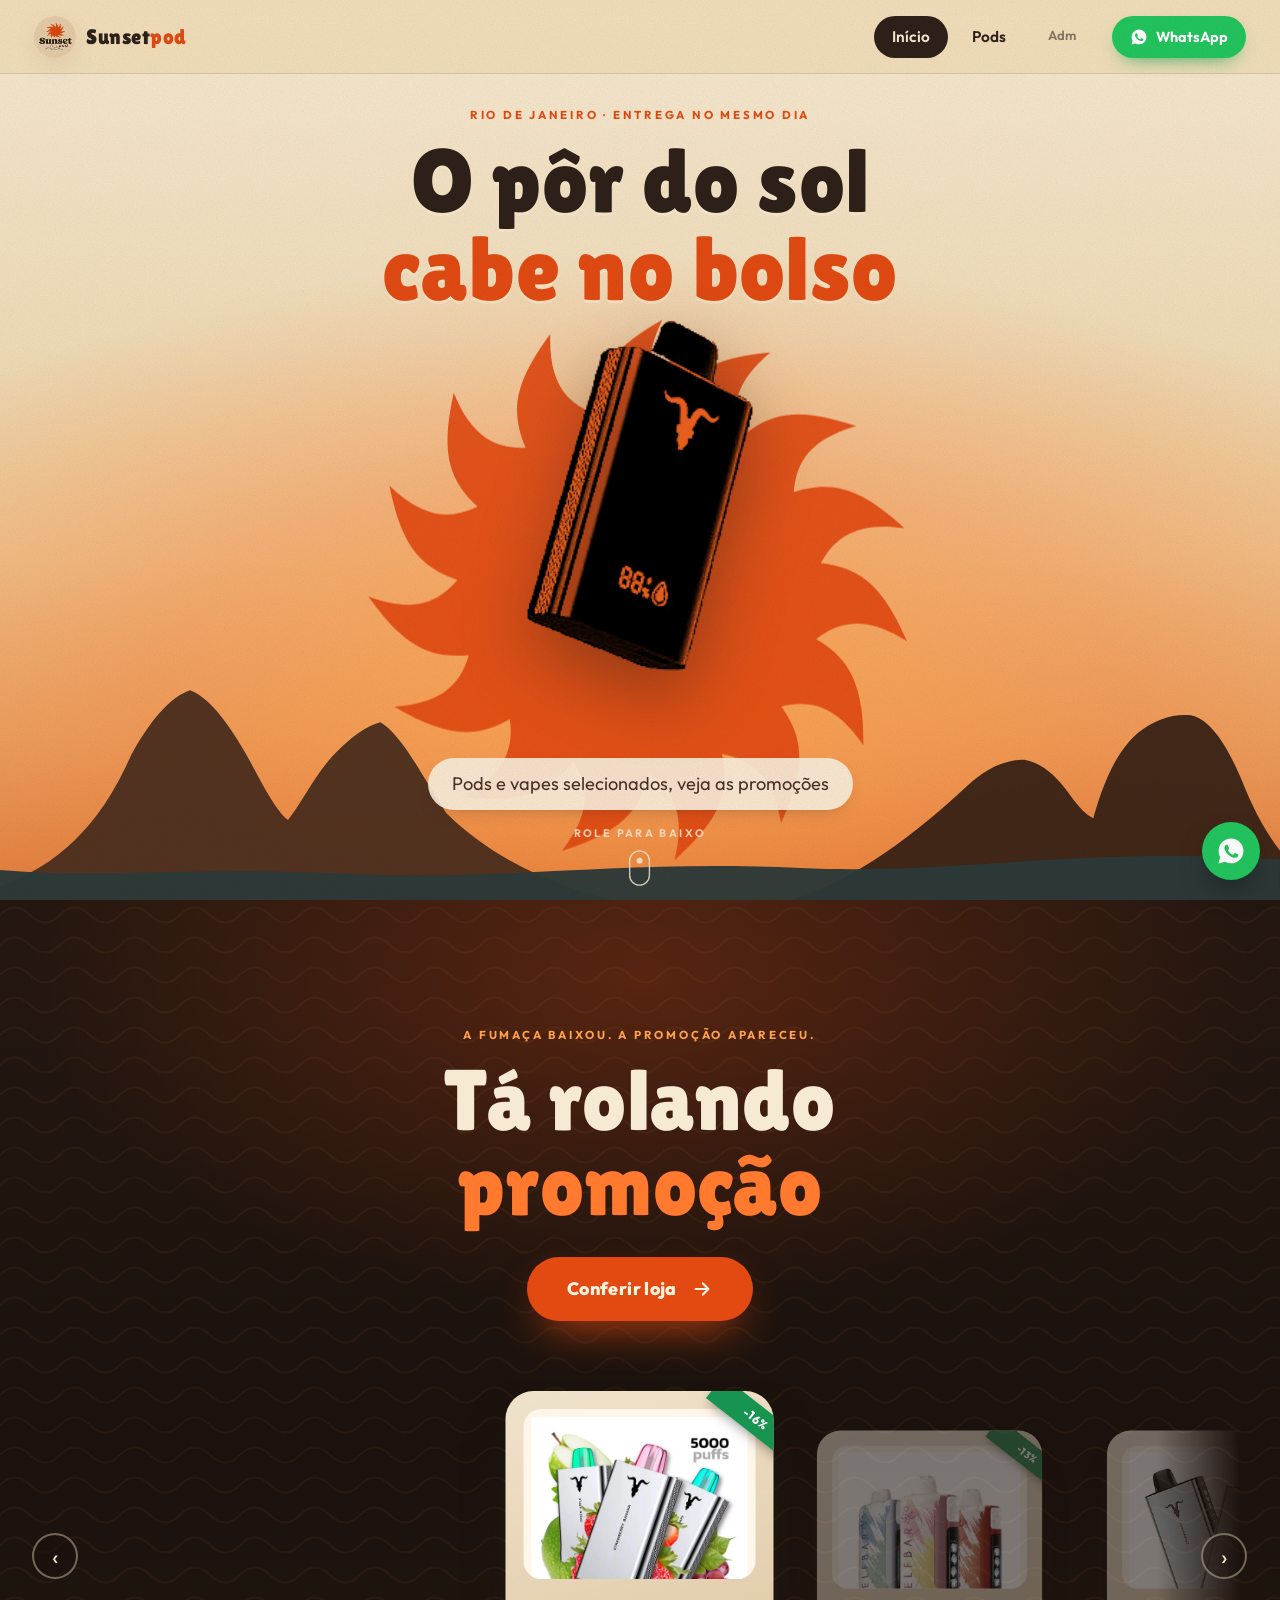
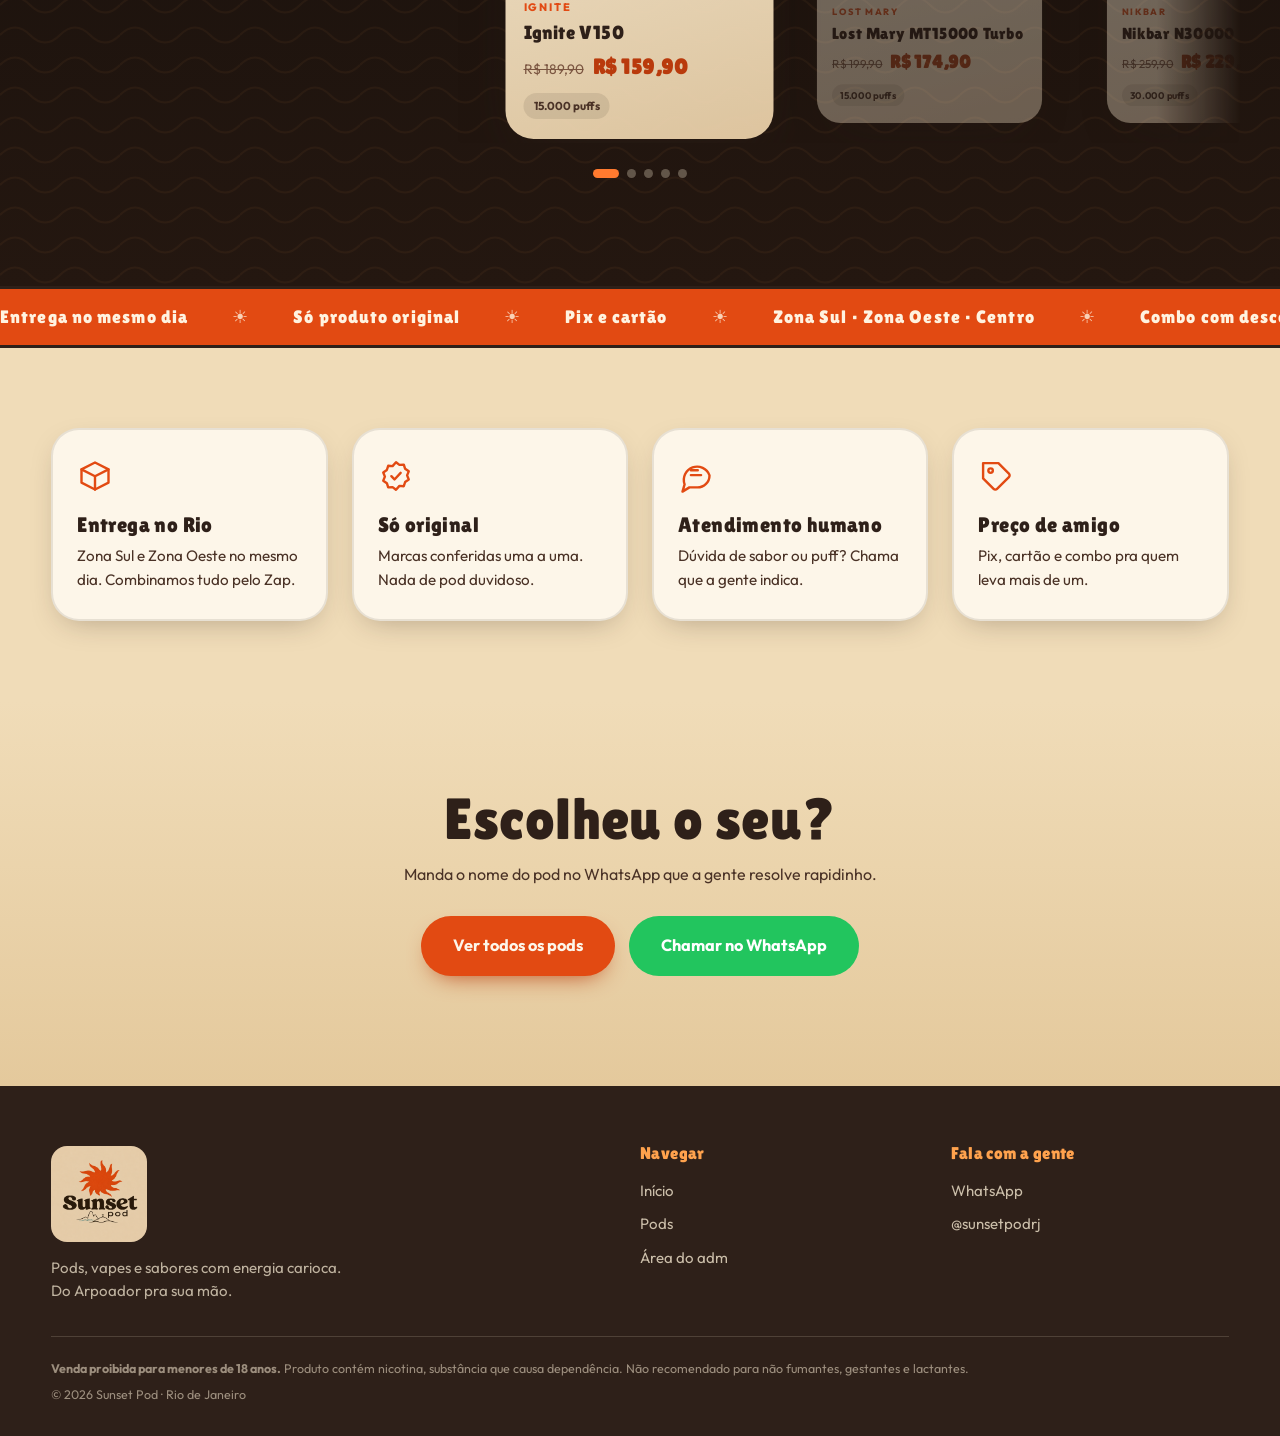
<file: index.html>
<!doctype html>
<html lang="pt-BR">
<head>
<meta charset="utf-8" />
<meta name="viewport" content="width=device-width, initial-scale=1, viewport-fit=cover" />
<title>Sunset Pod — Vapes com energia carioca</title>
<meta name="description" content="Sunset Pod — vitrine de pods e vapes com entrega no Rio de Janeiro. Escolha o seu e chame no WhatsApp." />
<meta name="theme-color" content="#F0DCB8" />
<link rel="icon" href="assets/logo-sunset.png" />
<meta property="og:title" content="Sunset Pod" />
<meta property="og:description" content="Pods, vapes e sabores com energia carioca. Peça pelo WhatsApp." />
<meta property="og:image" content="assets/logo-sunset.png" />
<link rel="preconnect" href="https://fonts.googleapis.com">
<link rel="preconnect" href="https://fonts.gstatic.com" crossorigin>
<link href="https://fonts.googleapis.com/css2?family=Lilita+One&family=Outfit:wght@300;400;500;600;700;800&display=swap" rel="stylesheet">
<link rel="stylesheet" href="css/style.css" />
</head>
<body data-view="inicio">

<div class="grain" aria-hidden="true"></div>

<!-- ============ NAV ============ -->
<header class="nav" id="nav">
  <a class="nav-brand" href="#/inicio" aria-label="Sunset Pod — início">
    <img src="assets/logo-sunset.png" alt="" />
    <span>Sunset<em>pod</em></span>
  </a>

  <nav class="nav-tabs" role="tablist">
    <a href="#/inicio" data-tab="inicio" class="tab">Início</a>
    <a href="#/pods"   data-tab="pods"   class="tab">Pods</a>
    <a href="#/adm"    data-tab="adm"    class="tab tab-adm">Adm</a>
  </nav>

  <a class="nav-zap js-zap" href="#" target="_blank" rel="noopener">
    <svg viewBox="0 0 24 24" aria-hidden="true"><path d="M12.04 2A9.9 9.9 0 0 0 2.1 11.9c0 1.75.46 3.45 1.32 4.95L2 22l5.3-1.38a9.9 9.9 0 0 0 4.74 1.2h.01a9.9 9.9 0 0 0 9.9-9.9A9.9 9.9 0 0 0 12.04 2Zm5.8 14.05c-.24.68-1.42 1.3-1.96 1.34-.5.05-.98.23-3.32-.69-2.8-1.1-4.57-3.96-4.71-4.15-.14-.19-1.13-1.5-1.13-2.86 0-1.36.71-2.03.96-2.31.25-.28.55-.35.73-.35h.52c.17 0 .4-.06.62.47.24.57.8 1.98.87 2.12.07.14.12.3.02.49-.09.19-.14.3-.28.47l-.42.48c-.14.14-.28.29-.12.57.16.28.72 1.18 1.54 1.91 1.06.94 1.95 1.23 2.23 1.37.28.14.44.12.6-.07.17-.19.7-.81.88-1.09.19-.28.37-.23.62-.14.25.09 1.6.75 1.87.89.28.14.46.21.53.33.07.12.07.68-.17 1.36Z"/></svg>
    <span>WhatsApp</span>
  </a>

  <button class="nav-burger" id="burger" aria-label="Menu"><span></span><span></span><span></span></button>
</header>

<main id="main">

<!-- ==================================================================== -->
<!-- ABA 1 — INÍCIO                                                        -->
<!-- ==================================================================== -->
<section class="view" id="view-inicio">

  <div class="stage" id="stage">

    <div class="hero" id="hero">
      <div class="hero-sky" id="heroSky"></div>

      <div class="hero-sun" id="heroSun" aria-hidden="true">
        <svg viewBox="0 0 400 400"><g id="sunRays"></g><circle cx="200" cy="200" r="94" /></svg>
      </div>

      <!-- duas versões do horizonte: a larga para desktop e uma compacta para
           telas estreitas, onde a larga ficaria espremida -->
      <div class="hero-sea" id="heroSea" aria-hidden="true">
        <svg id="seaSvg" viewBox="0 0 1440 260" preserveAspectRatio="xMidYMax meet">
          <g class="sea-wide">
            <!-- Morro Dois Irmãos -->
            <path class="morro" d="M-60 260
              C 30 244 100 206 148 96 C 168 60 190 32 214 24
              C 240 34 266 74 290 120 C 304 146 314 162 324 170
              C 340 150 356 116 378 94 C 396 76 412 64 428 60
              C 452 74 476 122 502 162 C 546 206 612 242 690 260 Z" />

            <!-- Morro da Urca + Pão de Açúcar -->
            <path class="morro morro-2" d="M890 260
              C 962 238 1030 186 1092 128 C 1110 112 1130 102 1152 102
              C 1174 106 1190 122 1204 142 C 1214 156 1222 164 1230 168
              C 1238 140 1252 96 1280 72 C 1300 56 1320 50 1340 52
              C 1366 58 1386 96 1404 142 C 1424 188 1452 228 1500 260 Z" />

            <!-- faixa do mar -->
            <path class="agua" d="M0 260 L1440 260 L1440 214 C 1200 200 1080 232 900 224 C 700 214 560 240 380 230 C 220 222 110 236 0 226 Z" />
          </g>

          <g class="sea-narrow">
            <!-- Dois Irmãos compacto -->
            <path class="morro" d="M-40 300
              C 10 286 44 250 74 178 C 88 142 104 112 122 104
              C 142 112 158 142 174 178 C 184 200 192 214 198 220
              C 208 200 220 174 236 156 C 248 142 260 134 272 132
              C 288 140 304 172 320 210 C 336 246 356 282 386 300 Z" />

            <!-- Urca + Pão de Açúcar compactos -->
            <path class="morro morro-2" d="M392 300
              C 436 284 468 254 496 220 C 508 206 522 198 538 198
              C 554 200 566 210 576 224 C 584 234 590 240 596 244
              C 602 222 612 186 634 168 C 648 156 664 152 680 154
              C 700 160 716 190 730 224 C 742 252 758 284 800 300 Z" />

            <path class="agua" d="M-40 300 L800 300 L800 256 C 660 248 580 268 460 262 C 340 256 250 274 140 266 C 60 260 10 270 -40 264 Z" />
          </g>
        </svg>
      </div>

      <div class="hero-copy" id="heroCopy">
        <div class="hc-top">
          <p class="kicker">Rio de Janeiro · entrega no mesmo dia</p>
          <h1 class="hero-title" id="heroTitle">O pôr do sol<br><span>cabe no bolso</span></h1>
        </div>
        <p class="hero-sub" id="heroSub">Pods e vapes selecionados, veja as promoções</p>
      </div>


      <div class="pod-wrap" id="podWrap" aria-hidden="true">
        <img class="pod-photo" id="podPhoto" src="assets/products/pod-generico.jpg" alt="" />
      </div>

      <div class="scroll-cue" id="scrollCue">
        <span>role para baixo</span>
        <svg viewBox="0 0 24 40"><rect x="1" y="1" width="22" height="38" rx="11"/><circle cx="12" cy="12" r="3.4"/></svg>
      </div>
    </div>
  </div>

  <!-- SESSÃO 2 — promoções -->
  <section class="showcase" id="showcase">
    <div class="showcase-inner">
      <p class="kicker kicker-light" id="showcaseKicker">A fumaça baixou. A promoção apareceu.</p>
      <h2 class="showcase-title">Tá rolando<br><span>promoção</span></h2>
      <a class="btn-big" href="#/pods">
        <span>Conferir loja</span>
        <svg viewBox="0 0 24 24"><path d="M5 12h13M13 6l6 6-6 6" fill="none" stroke="currentColor" stroke-width="2.4" stroke-linecap="round" stroke-linejoin="round"/></svg>
      </a>

      <div class="promo-carousel" id="promoCarousel">
        <button class="car-arrow car-prev" id="carPrev" aria-label="Anterior">&#8249;</button>
        <div class="car-viewport" id="carViewport"><div class="car-track" id="carTrack"></div></div>
        <button class="car-arrow car-next" id="carNext" aria-label="Próximo">&#8250;</button>
        <div class="car-dots" id="carDots"></div>
      </div>
    </div>
  </section>

  <div class="ticker" aria-hidden="true"><div class="ticker-track" id="tickerTrack"></div></div>

  <section class="perks">
    <div class="perk">
      <div class="perk-ico"><svg viewBox="0 0 24 24" aria-hidden="true"><path d="M3 7.6 12 3l9 4.6v8.8L12 21l-9-4.6z"/><path d="M3 7.6 12 12.2l9-4.6M12 12.2V21"/></svg></div>
      <h3>Entrega no Rio</h3><p>Zona Sul e Zona Oeste no mesmo dia. Combinamos tudo pelo Zap.</p>
    </div>
    <div class="perk">
      <div class="perk-ico"><svg viewBox="0 0 24 24" aria-hidden="true"><path d="M12 2.8 14.3 4.6l2.9-.2.9 2.8 2.4 1.7-1.1 2.7 1.1 2.7-2.4 1.7-.9 2.8-2.9-.2L12 21.2 9.7 19.4l-2.9.2-.9-2.8-2.4-1.7 1.1-2.7-1.1-2.7 2.4-1.7.9-2.8 2.9.2z"/><path d="M8.9 12.1 11 14.3l4.1-4.4"/></svg></div>
      <h3>Só original</h3><p>Marcas conferidas uma a uma. Nada de pod duvidoso.</p>
    </div>
    <div class="perk">
      <div class="perk-ico"><svg viewBox="0 0 24 24" aria-hidden="true"><path d="M21 11.6a8 8 0 0 1-8 8H7.6L3 22.4l1.4-4.8A8 8 0 1 1 21 11.6z"/><path d="M8.6 11.4h6.8M8.6 8.2h4.6"/></svg></div>
      <h3>Atendimento humano</h3><p>Dúvida de sabor ou puff? Chama que a gente indica.</p>
    </div>
    <div class="perk">
      <div class="perk-ico"><svg viewBox="0 0 24 24" aria-hidden="true"><path d="M20.6 12.7 12.7 20.6a1.6 1.6 0 0 1-2.3 0L3.4 13.6V3.4h10.2l7 7a1.6 1.6 0 0 1 0 2.3z"/><circle cx="8.4" cy="8.4" r="1.5"/></svg></div>
      <h3>Preço de amigo</h3><p>Pix, cartão e combo pra quem leva mais de um.</p>
    </div>
  </section>

  <section class="cta-final">
    <h2>Escolheu o seu?</h2>
    <p>Manda o nome do pod no WhatsApp que a gente resolve rapidinho.</p>
    <div class="cta-row">
      <a class="btn btn-primary btn-lg" href="#/pods">Ver todos os pods</a>
      <a class="btn btn-zap btn-lg js-zap" href="#">Chamar no WhatsApp</a>
    </div>
  </section>
</section>

<!-- ==================================================================== -->
<!-- ABA 2 — PODS                                                          -->
<!-- ==================================================================== -->
<section class="view" id="view-pods" hidden>
  <div class="shop-head">
    <h1>A loja</h1>
    <p id="shopNotice">Escolhe o teu, chama no Zap e recebe hoje.</p>
  </div>

  <div class="filters" id="filters">
    <div class="filter-bar">
      <div class="search-row">
        <div class="search-box">
          <svg viewBox="0 0 24 24" aria-hidden="true"><circle cx="11" cy="11" r="7" fill="none" stroke="currentColor" stroke-width="2.2"/><path d="M16.5 16.5 21 21" stroke="currentColor" stroke-width="2.2" stroke-linecap="round"/></svg>
          <input type="search" id="search" placeholder="Buscar por nome, marca, sabor ou tag…" autocomplete="off" />
          <button class="search-clear" id="searchClear" hidden aria-label="Limpar">&times;</button>
        </div>
        <button class="filters-toggle" id="toggleFilters" aria-expanded="false">
          <svg viewBox="0 0 24 24" aria-hidden="true"><path d="M3 6h18M6 12h12M10 18h4" fill="none" stroke="currentColor" stroke-width="2.2" stroke-linecap="round"/></svg>
          <span>Filtros</span><b class="fcount" id="fcount" hidden>0</b>
        </button>
        <select id="sortBy" class="sort-select" aria-label="Ordenar">
          <option value="destaque">Ordenar: destaque</option>
          <option value="menor">Menor preço</option>
          <option value="maior">Maior preço</option>
          <option value="az">Nome (A-Z)</option>
          <option value="puffs">Mais puffs</option>
        </select>
      </div>
      <div class="active-filters" id="activeFilters" hidden></div>
    </div>
    <div class="chips-panel" id="chipsPanel" hidden>
      <div class="chips-groups" id="chipGroups"></div>
    </div>
  </div>

  <div id="shopSections">
    <section class="row-block" id="blockBest">
      <div class="row-head"><h2>Os mais vendidos</h2><span class="row-line"></span></div>
      <div class="rail" id="railBest"></div>
    </section>

    <section class="row-block" id="blockPromo">
      <div class="row-head"><h2>Promoções</h2><span class="row-line"></span></div>
      <div class="rail" id="railPromo"></div>
    </section>

    <section class="row-block">
      <div class="row-head"><h2 id="gridTitle">Todos os produtos</h2><span class="row-line"></span><span class="count" id="gridCount"></span></div>
      <div class="grid" id="grid"></div>
      <div class="empty" id="emptyState" hidden>
        <p>Nada encontrado por aqui.</p>
        <button class="btn btn-ghost" id="clearAll">Limpar filtros</button>
      </div>
    </section>
  </div>
</section>

<!-- ==================================================================== -->
<!-- ABA 3 — ADM                                                           -->
<!-- ==================================================================== -->
<section class="view view-adm" id="view-adm" hidden>
  <div class="adm-login" id="admLogin">
    <form class="adm-login-card" id="admLoginForm">
      <img src="assets/logo-sunset.png" alt="" />
      <h2>Painel do administrador</h2>
      <input type="password" id="admPass" placeholder="Senha" autocomplete="current-password" />
      <button class="btn btn-primary" type="submit">Entrar</button>
      <p class="hint">Senha padrão: <code>sunset</code> — troque em Configurações.</p>
    </form>
  </div>

  <div class="adm-panel" id="admPanel" hidden>
    <div class="adm-top">
      <div>
        <h1>Painel</h1>
        <p class="adm-sub">Gestão da vitrine Sunset Pod</p>
      </div>
      <div class="adm-top-actions">
        <button class="btn btn-ghost" id="btnExport">Exportar dados</button>
        <button class="btn btn-ghost" id="btnImport">Importar</button>
        <input type="file" id="fileImport" accept=".js,.json,application/json,text/javascript" hidden />
        <button class="btn btn-ghost" id="btnLogout">Sair</button>
      </div>
    </div>

    <div class="adm-stats" id="admStats"></div>

    <div class="adm-tabs" role="tablist">
      <button class="atab is-on" data-atab="produtos">Produtos</button>
      <button class="atab" data-atab="sessoes">Sessões</button>
      <button class="atab" data-atab="config">Configurações</button>
      <button class="atab" data-atab="ajuda">Publicar</button>
    </div>

    <!-- PRODUTOS -->
    <div class="apane is-on" id="apane-produtos">
      <div class="apane-head">
        <div class="search-box small">
          <input type="search" id="admSearch" placeholder="Filtrar produtos…" />
        </div>
        <button class="btn btn-primary" id="btnNew">+ Novo produto</button>
      </div>
      <div class="table-wrap"><table class="adm-table"><thead><tr>
        <th></th><th>Produto</th><th>Marca</th><th>Puffs</th><th>Preço</th><th>Promo</th><th>Estoque</th><th>Sessões</th><th></th>
      </tr></thead><tbody id="admTbody"></tbody></table></div>
    </div>

    <!-- SESSÕES -->
    <div class="apane" id="apane-sessoes">
      <div class="sess-grid">
        <div class="sess-col">
          <h3>Os mais vendidos</h3>
          <p class="muted">Arraste para ordenar. Aparece na primeira linha da aba Pods.</p>
          <ul class="sortable" id="listBest"></ul>
        </div>
        <div class="sess-col">
          <h3>Promoções — carrossel do início</h3>
          <p class="muted">Produtos marcados como promoção. Arraste para ordenar.</p>
          <ul class="sortable" id="listPromo"></ul>
        </div>
      </div>
      <div class="sess-add">
        <h3>Adicionar / remover das sessões</h3>
        <div class="sess-toggles" id="sessToggles"></div>
      </div>
    </div>

    <!-- CONFIG -->
    <div class="apane" id="apane-config">
      <form class="cfg-form" id="cfgForm">
        <fieldset><legend>Contato</legend>
          <label>Número do WhatsApp <small>(com DDI e DDD, só números)</small>
            <input name="whatsapp" placeholder="5521999999999" /></label>
          <label>Mensagem padrão do pedido <small>use {produto} e {preco}</small>
            <textarea name="msgTemplate" rows="3"></textarea></label>
          <label>Instagram <input name="instagram" placeholder="@sunsetpod" /></label>
        </fieldset>
        <fieldset><legend>Textos do início</legend>
          <label>Título da hero <input name="heroTitle" /></label>
          <label>Destaque do título <input name="heroTitleHl" /></label>
          <label>Subtítulo <input name="heroSub" /></label>
          <label>Chamada da sessão 2 <input name="showcaseKicker" /></label>
          <label>Frases da faixa animada <small>separadas por vírgula</small>
            <input name="tickerItems" /></label>
        </fieldset>
        <fieldset><legend>Loja</legend>
          <label class="row-check"><input type="checkbox" name="storeOpen" /> <span>Loja aberta (mostra botões de pedido)</span></label>
          <label>Aviso do topo da loja <input name="shopNotice" /></label>
          <label>Nova senha do painel <input name="newPass" type="password" placeholder="deixe vazio para manter" /></label>
        </fieldset>
        <div class="cfg-actions"><button class="btn btn-primary" type="submit">Salvar configurações</button></div>
      </form>
    </div>

    <!-- PUBLICAR -->
    <div class="apane" id="apane-ajuda">
      <div class="help">
        <h3>Como as alterações são salvas</h3>
        <p>Tudo o que você edita aqui fica guardado <b>neste navegador</b> (localStorage). Isso deixa o painel instantâneo e sem custo de servidor — mas as mudanças ainda não aparecem para os clientes.</p>
        <h3>Como publicar para todo mundo</h3>
        <ol>
          <li>Clique em <b>Exportar dados</b> — baixa o arquivo <code>seed.js</code>.</li>
          <li>Substitua o arquivo <code>data/seed.js</code> do site por esse arquivo.</li>
          <li>Suba a pasta para a hospedagem (Netlify, Vercel, GitHub Pages…).</li>
        </ol>
        <p class="muted">O campo <code>version</code> é incrementado a cada exportação: quando o visitante abre o site com uma versão maior que a guardada, os dados novos entram automaticamente. Versão atual destes dados: <b id="versaoAtual">—</b>.</p>
        <h3>Zona de perigo</h3>
        <div class="danger-row">
          <button class="btn btn-ghost" id="btnReseed">Restaurar catálogo inicial</button>
          <button class="btn btn-danger" id="btnWipe">Apagar tudo deste navegador</button>
        </div>
      </div>
    </div>
  </div>
</section>

</main>

<footer class="foot">
  <div class="foot-in">
    <div class="foot-brand">
      <img src="assets/logo-sunset.png" alt="Sunset Pod" />
      <p>Pods, vapes e sabores com energia carioca.<br>Do Arpoador pra sua mão.</p>
    </div>
    <div class="foot-links">
      <h4>Navegar</h4>
      <a href="#/inicio">Início</a><a href="#/pods">Pods</a><a href="#/adm">Área do adm</a>
    </div>
    <div class="foot-links">
      <h4>Fala com a gente</h4>
      <a class="js-zap" href="#">WhatsApp</a>
      <a id="footInsta" href="#" target="_blank" rel="noopener">Instagram</a>
    </div>
  </div>
  <div class="foot-legal">
    <p><b>Venda proibida para menores de 18 anos.</b> Produto contém nicotina, substância que causa dependência. Não recomendado para não fumantes, gestantes e lactantes.</p>
    <p>© <span id="year"></span> Sunset Pod · Rio de Janeiro</p>
  </div>
</footer>

<a class="fab-zap js-zap" href="#" aria-label="Chamar no WhatsApp">
  <svg viewBox="0 0 24 24"><path d="M12.04 2A9.9 9.9 0 0 0 2.1 11.9c0 1.75.46 3.45 1.32 4.95L2 22l5.3-1.38a9.9 9.9 0 0 0 4.74 1.2h.01a9.9 9.9 0 0 0 9.9-9.9A9.9 9.9 0 0 0 12.04 2Zm5.8 14.05c-.24.68-1.42 1.3-1.96 1.34-.5.05-.98.23-3.32-.69-2.8-1.1-4.57-3.96-4.71-4.15-.14-.19-1.13-1.5-1.13-2.86 0-1.36.71-2.03.96-2.31.25-.28.55-.35.73-.35h.52c.17 0 .4-.06.62.47.24.57.8 1.98.87 2.12.07.14.12.3.02.49-.09.19-.14.3-.28.47l-.42.48c-.14.14-.28.29-.12.57.16.28.72 1.18 1.54 1.91 1.06.94 1.95 1.23 2.23 1.37.28.14.44.12.6-.07.17-.19.7-.81.88-1.09.19-.28.37-.23.62-.14.25.09 1.6.75 1.87.89.28.14.46.21.53.33.07.12.07.68-.17 1.36Z"/></svg>
</a>

<div id="modalRoot"></div>
<div id="toast" class="toast" hidden></div>

<script src="data/seed.js"></script>
<script src="js/store.js"></script>
<script src="js/ui.js"></script>
<script src="js/hero.js"></script>
<script src="js/shop.js"></script>
<script src="js/admin.js"></script>
<script src="js/app.js"></script>
</body>
</html>
</file>
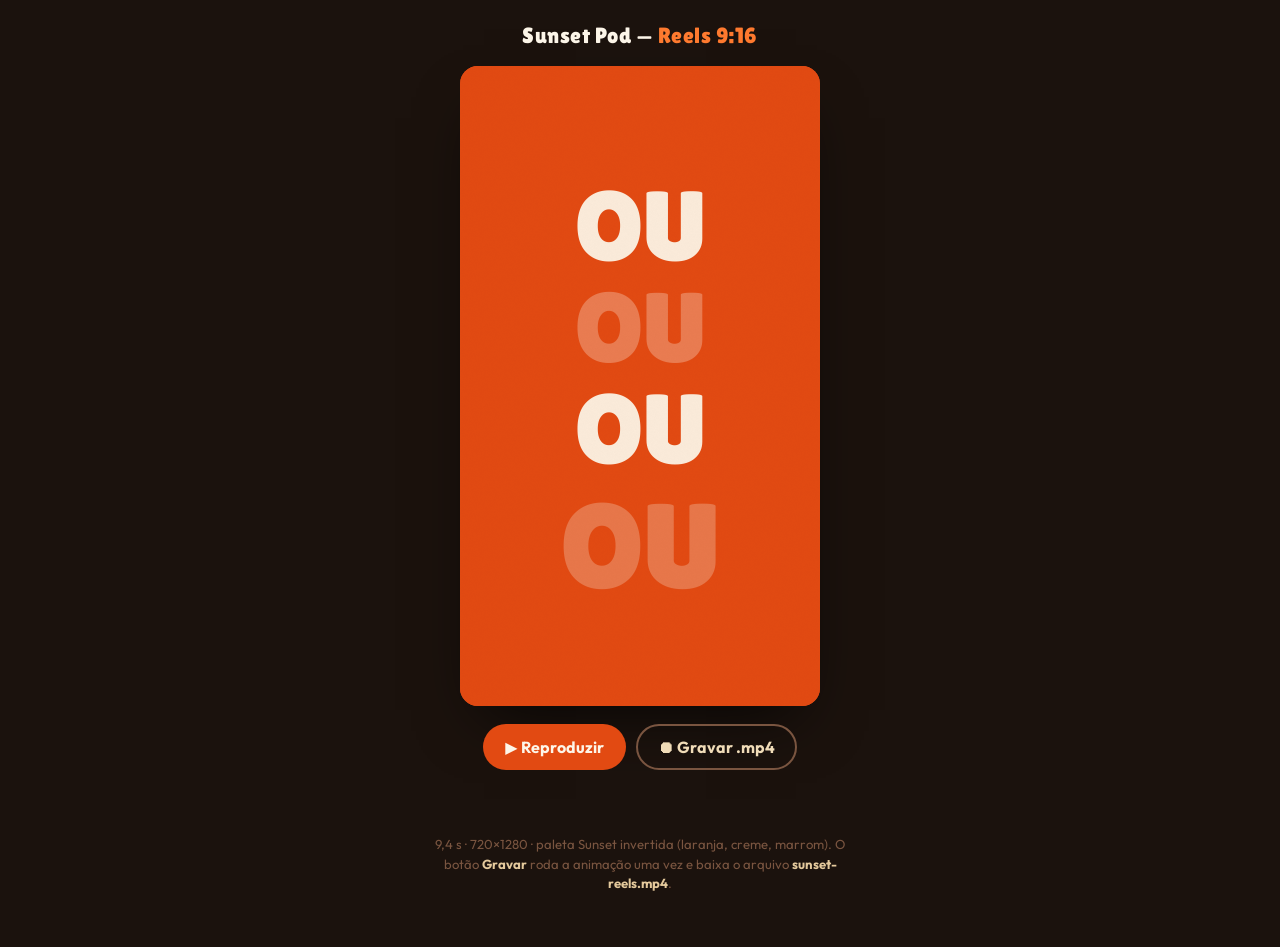
<file: video/index.html>
<!doctype html>
<html lang="pt-BR">
<head>
<meta charset="utf-8" />
<meta name="viewport" content="width=device-width, initial-scale=1" />
<title>Sunset Pod — Reels</title>
<link rel="preconnect" href="https://fonts.googleapis.com" />
<link rel="preconnect" href="https://fonts.gstatic.com" crossorigin />
<link href="https://fonts.googleapis.com/css2?family=Lilita+One&family=Outfit:wght@400;700;900&display=swap" rel="stylesheet" />
<style>
  :root{
    --areia:#F0DCB8; --areia-2:#F7EAD2; --creme:#FDF6E9; --areia-d:#E4C99C;
    --laranja:#E24A12; --laranja-2:#FF7A2F; --laranja-3:#FFA24D;
    --marrom:#2E2019; --marrom-3:#7A5540; --noite:#1B120D;
  }
  *{ box-sizing:border-box; }
  body{
    margin:0; min-height:100vh; background:var(--noite); color:var(--creme);
    font-family:"Outfit", ui-sans-serif, system-ui, sans-serif;
    display:flex; flex-direction:column; align-items:center; gap:18px; padding:22px 14px 40px;
  }
  h1{ font-family:"Lilita One", Impact, sans-serif; font-weight:400; font-size:1.4rem; margin:0; letter-spacing:.5px; }
  h1 span{ color:var(--laranja-2); }
  .stage{
    width:min(360px,92vw); aspect-ratio:9/16; border-radius:18px; overflow:hidden;
    box-shadow:0 28px 60px -24px rgba(0,0,0,.8); background:var(--laranja);
  }
  canvas{ width:100%; height:100%; display:block; }
  .bar{ display:flex; gap:10px; flex-wrap:wrap; justify-content:center; }
  button{
    font:inherit; font-weight:700; cursor:pointer; border:2px solid transparent;
    border-radius:999px; padding:11px 20px; background:var(--laranja); color:var(--creme);
    transition:transform .16s cubic-bezier(.22,.8,.28,1), background .16s;
  }
  button:hover{ transform:translateY(-2px); }
  button.ghost{ background:transparent; border-color:var(--marrom-3); color:var(--areia); }
  button[disabled]{ opacity:.5; cursor:default; transform:none; }
  .hint{ color:var(--marrom-3); font-size:.82rem; max-width:430px; text-align:center; line-height:1.5; }
  .hint b{ color:var(--areia-d); }
  #status{ font-size:.82rem; color:var(--laranja-3); min-height:1.2em; }
</style>
</head>
<body>
  <h1>Sunset Pod — <span>Reels 9:16</span></h1>
  <div class="stage"><canvas id="c" width="720" height="1280"></canvas></div>
  <div class="bar">
    <button id="play">▶ Reproduzir</button>
    <button id="rec" class="ghost">⏺ Gravar .mp4</button>
  </div>
  <div id="status"></div>
  <p class="hint">
    9,4 s · 720×1280 · paleta Sunset invertida (laranja, creme, marrom).
    O botão <b>Gravar</b> roda a animação uma vez e baixa o arquivo <b>sunset-reels.mp4</b>.
  </p>

<script>
(function(){
  'use strict';

  var W = 720, H = 1280;
  var cv = document.getElementById('c');
  var ctx = cv.getContext('2d', { alpha:false });

  /* ---------------- paleta Sunset ---------------- */
  var C = {
    areia:'#F0DCB8', areia2:'#F7EAD2', areiaD:'#E4C99C', creme:'#FDF6E9',
    laranja:'#E24A12', laranja2:'#FF7A2F', laranja3:'#FFA24D', brasa:'#B93A0C',
    marrom:'#2E2019', noite:'#1B120D'
  };

  var logo = new Image();
  var logoBg = null;   // cor do fundo da própria arte da logo, para o card final casar
  var spSol = null;    // sprite só do sol (laranja), com alfa
  var spLetra = null;  // sprite só da parte escura: "Sunset", "pod", montanhas, onda
  var LOGO_N = 0;      // lado da arte em px
  logo.src = '../assets/logo-sunset.png';

  /* Medidas da arte (px, em cima do PNG 1254×1254) */
  var L = {
    solCx: 635, solCy: 420,     // centro do sol
    letraY0: 644, letraY1: 838, // faixa do letreiro "Sunset"
    podY0: 838,  podY1: 1010    // faixa do "pod" + montanhas
  };

  /* Separa a arte em duas camadas com transparência, para o sol poder
     girar e escalar sem arrastar um retângulo de fundo junto.          */
  function buildSprites(){
    var n = logo.naturalWidth;
    LOGO_N = n;
    var src = document.createElement('canvas'); src.width = src.height = n;
    var sx = src.getContext('2d', { willReadFrequently:true });
    sx.drawImage(logo, 0, 0);
    var img = sx.getImageData(0, 0, n, n), d = img.data;
    var br = d[0], bgc = d[1], bb = d[2];
    logoBg = 'rgb(' + br + ',' + bgc + ',' + bb + ')';

    var a = new ImageData(n, n), b = new ImageData(n, n);
    for (var i = 0; i < d.length; i += 4){
      var r = d[i], g = d[i+1], bl = d[i+2];
      var diff = Math.abs(r-br) + Math.abs(g-bgc) + Math.abs(bl-bb);
      if (diff <= 20) continue;
      var al = diff >= 80 ? 255 : Math.round((diff - 20) / 60 * 255);
      var t = (r > 150 && g < 125 && bl < 100) ? a : b;   // laranja → sol
      t.data[i] = r; t.data[i+1] = g; t.data[i+2] = bl; t.data[i+3] = al;
    }
    spSol   = document.createElement('canvas'); spSol.width   = spSol.height   = n;
    spLetra = document.createElement('canvas'); spLetra.width = spLetra.height = n;
    spSol.getContext('2d').putImageData(a, 0, 0);
    spLetra.getContext('2d').putImageData(b, 0, 0);
  }

  /* Desenha um sprite em coordenadas da arte, com pivô, rotação e escala.
     ox,oy,k = origem e fator de escala da arte dentro do quadro.        */
  function sprite(sp, ox, oy, k, pivX, pivY, opt){
    if (!sp || opt.alpha <= .004) return;
    ctx.save();
    if (opt.clip){
      ctx.beginPath();
      ctx.rect(opt.clip[0], opt.clip[1], opt.clip[2], opt.clip[3]);
      ctx.clip();
    }
    ctx.globalAlpha = opt.alpha > 1 ? 1 : opt.alpha;
    ctx.translate(ox + pivX * k + (opt.dx || 0), oy + pivY * k + (opt.dy || 0));
    if (opt.rot) ctx.rotate(opt.rot);
    if (opt.scale && opt.scale !== 1) ctx.scale(opt.scale, opt.scale);
    ctx.drawImage(sp, -pivX * k, -pivY * k, LOGO_N * k, LOGO_N * k);
    ctx.restore();
  }

  /* ---------------- utilidades ---------------- */
  function ease(t){ return 1 - Math.pow(1 - t, 3); }          // saída suave
  function easeIO(t){ return t < .5 ? 4*t*t*t : 1 - Math.pow(-2*t+2, 3)/2; }
  function backOut(t){ var c = 1.42; return 1 + (c+1)*Math.pow(t-1,3) + c*Math.pow(t-1,2); }
  function clamp(v,a,b){ return v < a ? a : (v > b ? b : v); }
  function lerp(a,b,k){ return a + (b-a)*k; }
  function setFont(px){ ctx.font = '400 ' + px + 'px "Lilita One", Impact, sans-serif'; }

  // maior corpo que cabe em maxW — memoizado, senão são ~8 measureText por linha por frame
  var fitCache = Object.create(null);
  function fit(text, maxW, cap){
    var key = text + '|' + maxW + '|' + cap;
    var hit = fitCache[key];
    if (hit !== undefined){ setFont(hit); return hit; }
    var lo = 10, hi = cap || 300, mid;
    while (hi - lo > 1){
      mid = (lo + hi) >> 1;
      setFont(mid);
      if (ctx.measureText(text).width <= maxW) lo = mid; else hi = mid;
    }
    setFont(lo);
    fitCache[key] = lo;
    return lo;
  }

  function word(text, cx, cy, size, color, alpha, scale){
    if (alpha <= .004) return;
    ctx.save();
    ctx.globalAlpha = alpha > 1 ? 1 : alpha;
    ctx.fillStyle = color;
    ctx.textAlign = 'center';
    ctx.textBaseline = 'middle';
    ctx.translate(cx, cy);
    if (scale && scale !== 1) ctx.scale(scale, scale);
    setFont(size);
    ctx.fillText(text, 0, 0);
    ctx.restore();
  }

  function bg(color){ ctx.fillStyle = color; ctx.fillRect(0,0,W,H); }

  // textura de papel, igual ao .grain do site — pattern criado uma única vez
  var grainPat = (function(){
    var g = document.createElement('canvas'); g.width = g.height = 160;
    var gx = g.getContext('2d'), d = gx.createImageData(160,160), i, v;
    for (i = 0; i < d.data.length; i += 4){
      v = 120 + Math.random() * 135;
      d.data[i] = d.data[i+1] = d.data[i+2] = v; d.data[i+3] = 16;
    }
    gx.putImageData(d, 0, 0);
    return ctx.createPattern(g, 'repeat');
  })();
  function grainPass(){
    ctx.save();
    ctx.globalCompositeOperation = 'multiply';
    ctx.globalAlpha = .45;
    ctx.fillStyle = grainPat;
    ctx.fillRect(0,0,W,H);
    ctx.restore();
  }

  /* ------------- pilha de palavras (eco vertical) -------------
     Tudo aqui é contínuo: a altura do grupo cresce em float, cada
     linha nasce com fade + escala, e a alternância sólido/fantasma
     é um crossfade em vez de um liga-desliga por frame.            */
  function stack(o){
    var t = o.t;
    if (t < 0) return;
    var beat = o.beat, n = o.n, lineH = o.lineH;
    var prog   = t / beat;
    var step   = Math.floor(prog);
    var local  = prog - step;
    var vf     = Math.min(prog + 1, n);              // linhas visíveis (float)
    var active = step % n;
    var prev   = (step - 1 + n) % n;
    var mix    = easeIO(clamp(local / .30, 0, 1));   // crossfade da batida
    var count  = Math.min(Math.ceil(vf), n);
    var ghostA = o.ghostAlpha == null ? .17 : o.ghostAlpha;

    // o grupo respira e desliza junto enquanto cresce
    var breathe = 1 + .008 * Math.sin(t * 5.2);
    var top = H/2 - (vf * lineH) / 2 + lineH/2;

    for (var i = 0; i < count; i++){
      var born = i * beat;
      var life = clamp((t - born) / (beat * .8), 0, 1);
      if (life <= 0) continue;
      var fadeIn = ease(life);
      var sc = (1 + .30 * (1 - fadeIn)) * breathe;
      var y  = top + i * lineH + (1 - fadeIn) * lineH * .22;

      var wNow  = ((active - i) % 2 + 2) % 2 === 0 ? 1 : 0;
      var wPrev = ((prev   - i) % 2 + 2) % 2 === 0 ? 1 : 0;
      // durante a construção a linha recém-nascida entra sempre sólida
      if (step < n && i === step) wPrev = 1;
      var solidW = lerp(wPrev, wNow, mix);

      word(o.text, W/2, y, o.size, o.ghostColor, ghostA * (1 - solidW) * fadeIn, sc);
      word(o.text, W/2, y, o.size, o.solid,               solidW  * fadeIn, sc);
    }
  }

  /* ------------- palavra única com pop e deriva contínua ------------- */
  function beatWord(text, t, dur, size, color, cy){
    var inK  = ease(clamp(t / .20, 0, 1));
    var outK = ease(clamp((t - (dur - .12)) / .12, 0, 1));
    var sc   = (1 + .22 * (1 - inK)) * (1 - .07 * outK) * (1 + .012 * Math.sin(t * 7.5));
    var y    = (cy == null ? H/2 : cy) + (1 - inK) * 26 - outK * 14;
    word(text, W/2, y, size, color, inK, sc);
  }

  /* ------------- duas linhas com troca de cor suave ------------- */
  function duo(a, b, t, size, cTop, cBot, beat){
    var inK  = ease(clamp(t / .20, 0, 1));
    var sc   = (1 + .20 * (1 - inK)) * (1 + .010 * Math.sin(t * 6.4));
    var ph   = (t / beat) % 2;
    var k    = easeIO(clamp((ph < 1 ? ph : ph - 1) / .34, 0, 1));
    var flip = ph < 1 ? k : 1 - k;                   // 0..1 contínuo, vai e volta
    var yT = H/2 - size*.56 + (1 - inK) * 22;
    var yB = H/2 + size*.56 - (1 - inK) * 22;
    word(a, W/2, yT, size, cTop, inK * (1 - flip), sc);
    word(a, W/2, yT, size, cBot, inK * flip,       sc);
    word(b, W/2, yB, size, cBot, inK * (1 - flip), sc);
    word(b, W/2, yB, size, cTop, inK * flip,       sc);
  }

  /* ---------------- roteiro (9,4 s) — paleta invertida ----------------
     Abertura e refrão em LARANJA cheio; miolo em creme/areia;
     o bloco de ação em marrom escuro.                                   */
  var SC = [
    // 1 — OU OU OU · fundo todo laranja
    { t0:0.00, t1:2.30, f:function(t){
        bg(C.laranja);
        var s = fit('OU', W*.52, 200);
        stack({ text:'OU', t:t - .10, beat:.26, n:5, size:s, lineH:s*1.02,
                solid:C.creme, ghostColor:C.creme, ghostAlpha:.26 });
      }},
    // 2 — JÁ CONFERIU · laranja
    { t0:2.30, t1:3.45, f:function(t){
        bg(C.laranja);
        var s = Math.min(fit('JÁ', W*.32, 190), fit('CONFERIU', W*.82, 190));
        duo('JÁ', 'CONFERIU', t, s, C.creme, C.marrom, .30);
      }},
    // 3 — SUA SUA SUA · vira claro
    { t0:3.45, t1:3.86, f:function(t){
        bg(C.creme);
        var s = fit('SUA', W*.50, 200);
        stack({ text:'SUA', t:t, beat:.12, n:3, size:s, lineH:s*1.02,
                solid:C.marrom, ghostColor:C.marrom, ghostAlpha:.20 });
      }},
    // 4 — MELHOR MELHOR MELHOR
    { t0:3.86, t1:4.20, f:function(t){
        bg(C.creme);
        var s = fit('MELHOR', W*.66, 200);
        stack({ text:'MELHOR', t:t, beat:.10, n:3, size:s, lineH:s*1.05,
                solid:C.laranja, ghostColor:C.laranja, ghostAlpha:.24 });
      }},
    // 5 — LOJINHA · bloco escuro
    { t0:4.20, t1:4.56, f:function(t){
        bg(C.marrom); beatWord('LOJINHA', t, .36, fit('LOJINHA', W*.74, 190), C.areia);
      }},
    // 6 — DE POD
    { t0:4.56, t1:4.94, f:function(t){
        bg(C.marrom); beatWord('DE POD', t, .38, fit('DE POD', W*.74, 190), C.laranja3);
      }},
    // 7 — VEM
    { t0:4.94, t1:5.30, f:function(t){
        bg(C.marrom); beatWord('VEM', t, .36, fit('VEM', W*.56, 200), C.creme);
      }},
    // 8 — TEM PROMO · volta o laranja cheio
    { t0:5.30, t1:5.70, f:function(t){
        bg(C.laranja);
        var s = Math.min(fit('TEM', W*.44, 190), fit('PROMO', W*.80, 190));
        duo('TEM', 'PROMO', t, s, C.creme, C.marrom, .26);
      }},
    // 9 — HOJE
    { t0:5.70, t1:6.08, f:function(t){
        bg(C.laranja); beatWord('HOJE', t, .38, fit('HOJE', W*.68, 200), C.creme);
      }},
    // 10 — HOJE em cascata · escuro com eco laranja
    { t0:6.08, t1:6.84, f:function(t){
        bg(C.marrom);
        var s = fit('HOJE', W*.60, 150);
        stack({ text:'HOJE', t:t, beat:.078, n:9, size:s, lineH:s*.98,
                solid:C.areia, ghostColor:C.laranja2, ghostAlpha:.55 });
      }},
    // 11 — SIGA · laranja
    { t0:6.84, t1:7.26, f:function(t){
        bg(C.laranja);
        var s = fit('SIGA', W*.62, 210);
        var inK = ease(clamp(t / .24, 0, 1));
        var sc  = (1 + .26 * (1 - inK)) * (1 + .014 * Math.sin(t * 6.8));
        word('SIGA', W/2, H/2 + (1 - inK) * 30, s, C.creme, inK, sc);
      }},
    // 12 — logo Sunset: o sol nasce, o letreiro sobe atrás dele
    { t0:7.26, t1:9.40, f:function(t){
        var lw = W * .82, k = lw / (LOGO_N || 1254);
        var ox = W/2 - lw/2, oy = H*.44 - lw/2;
        var solX = ox + L.solCx * k, solY = oy + L.solCy * k;

        // 1) o laranja da cena anterior recua num círculo centrado no sol
        bg(C.laranja);
        var rev = easeIO(clamp(t / .46, 0, 1));
        if (rev > 0){
          var rMax = Math.hypot(Math.max(solX, W - solX), Math.max(solY, H - solY)) + 8;
          ctx.save();
          ctx.beginPath();
          ctx.arc(solX, solY, rMax * rev, 0, Math.PI * 2);
          ctx.fillStyle = logoBg || C.areia;
          ctx.fill();
          ctx.restore();
        }
        if (!spSol) return;

        // 2) o sol nasce: sobe, cresce com recuo elástico e assenta o giro
        var sK  = clamp((t - .08) / .70, 0, 1);
        var sE  = backOut(sK);
        var sSc = .52 + .48 * sE;
        var sRot = (-26 * (1 - sE)) * Math.PI/180 + Math.sin(t * .85) * .012;
        var sDy = (1 - ease(sK)) * lw * .17;
        sprite(spSol, ox, oy, k, L.solCx, L.solCy,
               { alpha:clamp(sK * 2.6, 0, 1), scale:sSc, rot:sRot, dy:sDy });

        // 3) "Sunset" sobe por trás de uma máscara
        var wK = ease(clamp((t - .46) / .46, 0, 1));
        sprite(spLetra, ox, oy, k, L.solCx, L.letraY0,
               { alpha:wK, dy:(1 - wK) * (L.letraY1 - L.letraY0) * k * .85,
                 clip:[0, oy + L.letraY0 * k, W, (L.letraY1 - L.letraY0) * k] });

        // 4) "pod" + montanhas, meio tempo depois
        var pK = ease(clamp((t - .74) / .44, 0, 1));
        sprite(spLetra, ox, oy, k, L.solCx, L.podY0,
               { alpha:pK, dy:(1 - pK) * (L.podY1 - L.podY0) * k * .8,
                 clip:[0, oy + L.podY0 * k, W, (L.podY1 - L.podY0) * k + 4] });

        // 5) assinatura
        var a = ease(clamp((t - 1.02) / .42, 0, 1));
        word('@sunsetpodrj', W/2, H*.80 - (1 - a) * 20,
             fit('@sunsetpodrj', W*.54, 90), C.laranja, a, 1);
        var a2 = ease(clamp((t - 1.18) / .42, 0, 1));
        ctx.save();
        ctx.globalAlpha = a2; ctx.fillStyle = C.marrom;
        ctx.textAlign = 'center'; ctx.textBaseline = 'middle';
        ctx.font = '700 30px "Outfit", system-ui, sans-serif';
        ctx.fillText('ENTREGA NO RIO • CHAMA NO WHATS', W/2, H*.855 - (1 - a2) * 14);
        ctx.restore();
      }}
  ];

  var DUR = SC[SC.length - 1].t1;

  function render(time){
    var t = clamp(time, 0, DUR - .001), sc = SC[0];
    for (var i = 0; i < SC.length; i++){
      if (t >= SC[i].t0 && t < SC[i].t1){ sc = SC[i]; break; }
    }
    sc.f(t - sc.t0);
    grainPass();
  }

  /* ---------------- reprodução ---------------- */
  var raf = 0, running = false;
  function play(done){
    cancelAnimationFrame(raf);
    running = true;
    var start = performance.now();
    (function step(now){
      var t = (now - start) / 1000;
      if (t >= DUR){ render(DUR - .01); running = false; if (done) done(); return; }
      render(t);
      raf = requestAnimationFrame(step);
    })(performance.now());
  }

  var elPlay = document.getElementById('play');
  var elRec  = document.getElementById('rec');
  var elSt   = document.getElementById('status');

  elPlay.addEventListener('click', function(){ elSt.textContent = ''; play(); });

  elRec.addEventListener('click', function(){
    if (!window.MediaRecorder || !cv.captureStream){
      elSt.textContent = 'Gravação indisponível neste navegador.';
      return;
    }
    // mp4/H.264 primeiro (é o que o Instagram aceita); webm só como reserva
    var mime = ['video/mp4;codecs="avc1.640028"','video/mp4;codecs=avc1','video/mp4',
                'video/webm;codecs=vp9','video/webm;codecs=vp8','video/webm']
      .filter(function(m){ return MediaRecorder.isTypeSupported(m); })[0];
    var ext  = mime.indexOf('mp4') >= 0 ? 'mp4' : 'webm';
    var type = 'video/' + ext;
    var rec = new MediaRecorder(cv.captureStream(60), { mimeType:mime, videoBitsPerSecond:12000000 });
    var chunks = [];
    rec.ondataavailable = function(e){ if (e.data.size) chunks.push(e.data); };
    rec.onstop = function(){
      var a = document.createElement('a');
      a.href = URL.createObjectURL(new Blob(chunks, { type:type }));
      a.download = 'sunset-reels.' + ext;
      a.click();
      setTimeout(function(){ URL.revokeObjectURL(a.href); }, 4000);
      elRec.disabled = false; elPlay.disabled = false;
      elSt.textContent = 'Pronto — sunset-reels.' + ext + ' baixado.';
    };
    elRec.disabled = true; elPlay.disabled = true;
    elSt.textContent = 'Gravando…';
    rec.start();
    play(function(){ setTimeout(function(){ rec.stop(); }, 260); });
  });

  window.SUNSET = { render: render, play: play, DUR: DUR };

  function boot(){ render(.9); }
  if (document.fonts && document.fonts.load){
    Promise.all([
      document.fonts.load('400 100px "Lilita One"'),
      document.fonts.load('700 30px "Outfit"')
    ]).then(boot, boot);
  } else {
    boot();
  }
  logo.onload = function(){
    try { buildSprites(); }
    catch (e) { spSol = spLetra = null; logoBg = null; }
    if (!running) render(.9);
  };
})();
</script>
</body>
</html>
</file>
<file: css/style.css>
/* =====================================================================
   SUNSET POD — identidade carioca (bege / laranja / marrom)
   ===================================================================== */

:root{
  --areia:      #F0DCB8;
  --areia-2:    #F7EAD2;
  --creme:      #FDF6E9;
  --areia-d:    #E4C99C;

  --laranja:    #E24A12;
  --laranja-2:  #FF7A2F;
  --laranja-3:  #FFA24D;
  --brasa:      #B93A0C;

  --marrom:     #2E2019;
  --marrom-2:   #4A3226;
  --marrom-3:   #7A5540;
  --noite:      #1B120D;

  --mar:        #4E8E96;
  --verde:      #17944F;
  --verde-2:    #4ADE80;
  --verde-d:    #0F7A3F;
  --zap:        #22C55E;
  --zap-d:      #16A34A;

  --r-sm: 10px;
  --r:    18px;
  --r-lg: 28px;
  --r-xl: 40px;

  --shadow:    0 10px 30px -12px rgba(46,32,25,.35);
  --shadow-lg: 0 28px 60px -24px rgba(46,32,25,.55);
  --ring: 0 0 0 3px rgba(226,74,18,.28);

  --nav-h: 74px;
  --max: 1220px;
  --ease: cubic-bezier(.22,.8,.28,1);
}

*,*::before,*::after{ box-sizing:border-box; }
html{ scroll-behavior:smooth; -webkit-text-size-adjust:100%; }
body{
  margin:0;
  font-family:"Outfit", ui-sans-serif, system-ui, sans-serif;
  color:var(--marrom);
  background:var(--areia);
  overflow-x:hidden;
  line-height:1.55;
  -webkit-font-smoothing:antialiased;
}
img{ max-width:100%; display:block; }
/* o atributo hidden precisa vencer as regras de display abaixo */
[hidden]{ display:none !important; }
a{ color:inherit; text-decoration:none; }
button,input,select,textarea{ font:inherit; color:inherit; }
h1,h2,h3,h4{ font-family:"Lilita One", Impact, sans-serif; font-weight:400; line-height:.98; letter-spacing:.4px; margin:0; }
::selection{ background:var(--laranja); color:var(--creme); }

/* textura de papel */
.grain{
  position:fixed; inset:0; pointer-events:none; z-index:60; opacity:.35; mix-blend-mode:multiply;
  background-image:url("data:image/svg+xml,%3Csvg xmlns='http://www.w3.org/2000/svg' width='180' height='180'%3E%3Cfilter id='n'%3E%3CfeTurbulence type='fractalNoise' baseFrequency='.85' numOctaves='3'/%3E%3C/filter%3E%3Crect width='180' height='180' filter='url(%23n)' opacity='.5'/%3E%3C/svg%3E");
}

.kicker{
  text-transform:uppercase; letter-spacing:.24em; font-size:.72rem; font-weight:700;
  color:var(--laranja); margin:0 0 14px;
}
.kicker-light{ color:var(--laranja-3); }
.muted{ color:var(--marrom-3); font-size:.9rem; }

/* ============================ BOTÕES ============================ */
.btn{
  display:inline-flex; align-items:center; justify-content:center; gap:9px;
  padding:12px 22px; border-radius:999px; border:2px solid transparent;
  font-weight:700; font-size:.95rem; cursor:pointer; text-align:center;
  transition:transform .18s var(--ease), box-shadow .18s var(--ease), background .18s, color .18s;
  background:transparent;
}
.btn:hover{ transform:translateY(-2px); }
.btn:active{ transform:translateY(0); }
.btn-lg{ padding:15px 30px; font-size:1.02rem; }
.btn-primary{ background:var(--laranja); color:var(--creme); box-shadow:0 10px 24px -12px var(--brasa); }
.btn-primary:hover{ background:var(--brasa); }
.btn-ghost{ border-color:rgba(46,32,25,.25); color:var(--marrom); }
.btn-ghost:hover{ border-color:var(--marrom); background:rgba(46,32,25,.06); }
.btn-zap{ background:var(--zap); color:#fff; }
.btn-zap:hover{ background:var(--zap-d); }
.btn-danger{ background:#B4271A; color:#fff; }
.btn-sm{ padding:8px 14px; font-size:.84rem; }

/* ============================ NAV ============================ */
.nav{
  position:fixed; top:0; left:0; right:0; height:var(--nav-h); z-index:50;
  display:flex; align-items:center; gap:18px; padding:0 clamp(14px,3vw,34px);
  transition:color .3s;
}
/* o desfoque mora aqui, e não na barra: no Chrome o backdrop-filter recorta
   os filhos na própria caixa, e a logo saltada ficava cortada */
.nav::before{
  content: ""; position:absolute; inset:0; z-index:-1;
  background:rgba(240,220,184,.82); backdrop-filter:blur(14px) saturate(1.3);
  border-bottom:1px solid rgba(46,32,25,.12);
  transition:background .3s, border-color .3s;
}
.nav-brand{ display:flex; align-items:center; gap:10px; margin-right:auto; }
.nav-brand img{
  width:42px; height:42px; object-fit:cover; border-radius:50%; box-shadow:var(--shadow);
  transition:width .35s var(--ease), height .35s var(--ease), transform .35s var(--ease);
}
.nav-brand span{ font-family:"Lilita One",sans-serif; font-size:1.32rem; letter-spacing:.5px; }
.nav-brand em{ font-style:normal; color:var(--laranja); }

.nav-tabs{ display:flex; gap:6px; }
.tab{
  position:relative; padding:9px 18px; border-radius:999px; font-weight:600; font-size:.96rem;
  transition:background .2s, color .2s;
}
.tab:hover{ background:rgba(46,32,25,.08); }
.tab.is-on{ background:var(--marrom); color:var(--areia-2); }
.tab-adm{ font-size:.82rem; opacity:.55; }
.tab-adm.is-on{ opacity:1; }

.nav-zap{
  display:inline-flex; align-items:center; gap:8px; padding:10px 18px; border-radius:999px;
  background:var(--zap); color:#fff; font-weight:700; font-size:.9rem;
  box-shadow:0 8px 20px -10px var(--zap-d); transition:transform .18s var(--ease), background .2s;
}
.nav-zap:hover{ transform:translateY(-2px); background:var(--zap-d); }
.nav-zap svg{ width:18px; height:18px; fill:currentColor; }
.nav-burger{ display:none; background:none; border:0; padding:8px; cursor:pointer; }
.nav-burger span{ display:block; width:24px; height:2.5px; background:var(--marrom); border-radius:2px; margin:5px 0; transition:.25s; }

/* nav sobre a sessão escura */
body.nav-dark .nav{ color:var(--areia-2); }
body.nav-dark .nav::before{ background:rgba(27,18,13,.72); border-bottom-color:rgba(255,255,255,.1); }
body.nav-dark .tab:hover{ background:rgba(255,255,255,.12); }
body.nav-dark .tab.is-on{ background:var(--laranja); color:#fff; }
body.nav-dark .nav-burger span{ background:var(--areia-2); }

/* ============================ HERO / PALCO ============================ */
.stage{ position:relative; }

.hero{
  position:relative; height:100svh; overflow:hidden;
  display:flex; align-items:center; justify-content:center;
}
.hero-sky{
  position:absolute; inset:0;
  background:
    radial-gradient(120% 80% at 50% 78%, rgba(255,162,77,.85) 0%, rgba(255,122,47,.35) 32%, rgba(240,220,184,0) 62%),
    linear-gradient(180deg,#F7EAD2 0%, #F0DCB8 38%, #EFCB97 62%, #E9A96A 82%, #DE7C3C 100%);
  transition:filter .1s linear;
}
.hero-sun{
  position:absolute; left:50%; top:66%; width:min(64vh,90vw); aspect-ratio:1;
  transform:translate(-50%,-50%); z-index:1; will-change:transform,opacity;
}
.hero-sun svg{ width:100%; height:100%; fill:var(--laranja); opacity:.92; }
.hero-sun #sunRays{ transform-origin:200px 200px; animation:spin 70s linear infinite; }
@keyframes spin{ to{ transform:rotate(360deg); } }

.hero-sea{
  position:absolute; left:0; right:0; bottom:0; z-index:2;
  width:100%; height:auto; aspect-ratio:1440 / 260; max-height:42vh;   /* nada de esticar */
}
.hero-sea.is-narrow{ aspect-ratio:760 / 300; }
.hero-sea .sea-narrow{ display:none; }
.hero-sea.is-narrow .sea-wide{ display:none; }
.hero-sea.is-narrow .sea-narrow{ display:block; }
.hero-sea svg{ display:block; width:100%; height:100%; }
.hero-sea .morro{ fill:#4A2E1E; opacity:.95; }
.hero-sea .morro-2{ fill:#382216; opacity:.95; }
.hero-sea .agua{ fill:#2C3A3A; opacity:.96; }

.hero-copy{
  position:absolute; inset:0; z-index:2; pointer-events:none;
  display:flex; flex-direction:column; align-items:center; justify-content:space-between;
  padding:calc(var(--nav-h) + 3.5vh) 4vw 10vh; text-align:center; will-change:transform,opacity;
}
.hc-top{ width:min(820px,94vw); }
.hero-title{
  font-size:clamp(2.4rem,7.4vw,5.6rem); color:var(--marrom);
  text-shadow:0 3px 0 rgba(255,240,214,.45);
}
.hero-title span{ color:var(--laranja); display:inline-block; }
.hero-sub{
  margin:0; max-width:46ch; font-size:clamp(.98rem,1.5vw,1.14rem); color:var(--marrom-2);
  background:rgba(250,240,222,.9); backdrop-filter:blur(6px);
  padding:12px 24px; border-radius:999px;
  box-shadow:0 8px 20px -14px rgba(46,32,25,.55);
}

.pod-wrap{
  position:absolute; left:50%; top:55%; width:min(74vh, 84vw, 640px); height:auto; aspect-ratio:1;
  transform:translate(-50%,-50%); z-index:2; will-change:transform,opacity;
  filter:drop-shadow(0 26px 34px rgba(46,32,25,.42));
}
.pod-photo{
  width:100%; height:100%; object-fit:contain; user-select:none; -webkit-user-drag:none;
  opacity:0; transition:opacity .35s var(--ease);
  animation:flutua 6s ease-in-out infinite;   /* o pod boia de leve */
}
/* camada revelada pelo rastro do mouse — empilhada sobre a da frente */
.pod-photo--reveal{ position:absolute; inset:0; }

@keyframes flutua{
  0%,100%{ transform:translateY(-1.6%) rotate(-1.3deg); }
  50%{     transform:translateY(1.8%)  rotate(1.3deg); }
}
/* halo quente atrás do pod, fora do grupo que usa multiply */

.scroll-cue{
  position:absolute; bottom:14px; left:50%; transform:translateX(-50%); z-index:3;
  display:flex; flex-direction:column; align-items:center; gap:8px;
  font-size:.68rem; letter-spacing:.22em; text-transform:uppercase; font-weight:700;
  color:var(--areia-2); opacity:.85; will-change:opacity;
}
.scroll-cue svg{ width:22px; height:36px; fill:none; stroke:currentColor; stroke-width:1.6; }
.scroll-cue circle{ fill:currentColor; stroke:none; animation:wheel 1.9s var(--ease) infinite; }
@keyframes wheel{ 0%{ transform:translateY(0); opacity:1 } 70%{ transform:translateY(13px); opacity:0 } 100%{ opacity:0 } }


/* ============================ SESSÃO 2 — SHOWCASE ============================ */
.showcase{
  position:relative; min-height:100svh; padding:14vh 0 12vh;
  display:flex; align-items:center;
  background:
    radial-gradient(80% 55% at 50% 8%, rgba(226,74,18,.28), rgba(27,18,13,0) 60%),
    linear-gradient(180deg,#241710 0%, #1B120D 55%, #241710 100%);
  color:var(--areia-2);
  overflow:hidden;
}
.showcase::before{
  content:""; position:absolute; inset:0;
  background-image:url("data:image/svg+xml,%3Csvg xmlns='http://www.w3.org/2000/svg' width='120' height='30' viewBox='0 0 120 30'%3E%3Cpath d='M0 15 Q15 0 30 15 T60 15 T90 15 T120 15' fill='none' stroke='%23FFA24D' stroke-width='2' opacity='.10'/%3E%3C/svg%3E");
  background-size:120px 30px; opacity:.5;
}
.showcase-inner{ position:relative; z-index:4; width:min(var(--max),94vw); margin:0 auto; text-align:center; will-change:opacity,transform; }
.showcase-title{
  font-size:clamp(2.6rem,7.6vw,5.4rem); color:var(--areia-2); margin-bottom:30px;
}
.showcase-title span{ color:var(--laranja-2); }

.btn-big{
  display:inline-flex; align-items:center; gap:14px;
  padding:18px 40px; border-radius:999px;
  background:var(--laranja); color:#FFF3E0; font-weight:800; font-size:1.12rem;
  letter-spacing:.02em; box-shadow:0 18px 44px -16px var(--laranja);
  transition:box-shadow .2s var(--ease), background .2s;
  position:relative; overflow:hidden; will-change:transform;
}
.btn-big svg{ width:22px; height:22px; transition:transform .2s var(--ease); }
.btn-big:hover{ background:var(--laranja-2); box-shadow:0 24px 54px -16px var(--laranja-2); }
.btn-big:hover svg{ transform:translateX(5px); }
.btn-big::after{
  content:""; position:absolute; top:0; left:-60%; width:40%; height:100%;
  background:linear-gradient(100deg,transparent,rgba(255,255,255,.4),transparent);
  animation:sheen 3.4s ease-in-out infinite;
}
@keyframes sheen{ 0%,60%{ left:-60% } 100%{ left:120% } }

/* ---- carrossel de promoções ---- */
.promo-carousel{ position:relative; margin-top:60px; }
.car-viewport{ overflow:hidden; padding:10px 0 4px; mask-image:linear-gradient(90deg,transparent,#000 7%,#000 93%,transparent); }
.car-track{ display:flex; gap:22px; will-change:transform; transition:transform .75s var(--ease); }

.promo-card{
  flex:0 0 clamp(220px,25vw,268px);
  background:linear-gradient(165deg,rgba(247,234,210,.97),rgba(233,207,168,.94));
  border-radius:var(--r-lg); padding:18px 18px 20px; text-align:left; color:var(--marrom);
  box-shadow:var(--shadow-lg); position:relative; overflow:hidden;
  transform:scale(.84) translateY(14px); opacity:.42; filter:saturate(.7);
  transition:transform .6s var(--ease), opacity .6s var(--ease), filter .6s var(--ease), box-shadow .3s;
  cursor:pointer;
}
/* só o card do meio fica em pé: é ele o destaque da vez */
.promo-card.is-active{ transform:scale(1) translateY(0); opacity:1; filter:none; }
.promo-card:hover{ box-shadow:0 34px 70px -22px rgba(0,0,0,.6); }
.promo-card .pc-img{
  height:170px; border-radius:var(--r); background:var(--creme);
  display:grid; place-items:center; overflow:hidden; margin-bottom:14px;
}
.promo-card .pc-img img{ height:100%; width:100%; object-fit:contain; padding:8px; }
.promo-card .pc-brand{ font-size:.68rem; letter-spacing:.18em; text-transform:uppercase; color:var(--laranja); font-weight:800; }
.promo-card h3{ font-size:1.2rem; margin:4px 0 8px; line-height:1.05; }
.promo-card .pc-prices{ display:flex; align-items:baseline; gap:9px; }
.promo-card .pc-old{ text-decoration:line-through; color:var(--marrom-3); font-size:.86rem; }
.promo-card .pc-new{ font-weight:800; font-size:1.34rem; color:var(--brasa); font-family:"Lilita One",sans-serif; letter-spacing:.5px; }
.pc-off{
  position:absolute; top:14px; right:-34px; transform:rotate(38deg);
  background:var(--verde); color:#fff; font-weight:800; font-size:.74rem;
  padding:5px 38px; letter-spacing:.06em; box-shadow:0 6px 14px -6px rgba(0,0,0,.5);
}
.pc-puffs{
  display:inline-block; margin-top:10px; font-size:.72rem; font-weight:700;
  background:rgba(46,32,25,.1); padding:4px 10px; border-radius:999px; color:var(--marrom-2);
}

.car-arrow{
  position:absolute; top:44%; transform:translateY(-50%); z-index:5;
  width:46px; height:46px; border-radius:50%; border:2px solid rgba(247,234,210,.4);
  background:rgba(27,18,13,.6); color:var(--areia-2); font-size:1.5rem; line-height:1;
  cursor:pointer; display:grid; place-items:center; transition:.2s; backdrop-filter:blur(6px);
}
.car-arrow:hover{ background:var(--laranja); border-color:var(--laranja); }
.car-prev{ left:-6px; } .car-next{ right:-6px; }
.car-dots{ display:flex; gap:8px; justify-content:center; margin-top:26px; }
.car-dots button{
  width:9px; height:9px; border-radius:50%; border:0; padding:0; cursor:pointer;
  background:rgba(247,234,210,.3); transition:.25s;
}
.car-dots button.is-on{ background:var(--laranja-2); width:26px; border-radius:999px; }
.promo-empty{ color:rgba(247,234,210,.6); padding:40px 0; }

/* ============================ FAIXA / TICKER ============================ */
.ticker{
  position:relative; z-index:4; background:var(--laranja); color:#FFF3E0;
  padding:14px 0; overflow:hidden; border-top:3px solid var(--marrom); border-bottom:3px solid var(--marrom);
}
.ticker-track{ display:flex; gap:44px; width:max-content; animation:slide 32s linear infinite; }
.ticker span{ font-family:"Lilita One",sans-serif; font-size:1.15rem; letter-spacing:.06em; white-space:nowrap; display:flex; align-items:center; gap:44px; }
.ticker span::after{ content:"☀"; opacity:.8; }
@keyframes slide{ to{ transform:translateX(-50%); } }

/* ============================ PERKS / CTA ============================ */
.perks{
  position:relative; z-index:4; background:var(--areia);
  display:grid; grid-template-columns:repeat(auto-fit,minmax(230px,1fr)); gap:24px;
  width:100%; padding:80px calc((100% - min(var(--max),92vw)) / 2);
}
.perk{
  background:var(--creme); border-radius:var(--r-lg); padding:28px 24px;
  border:2px solid rgba(46,32,25,.1); box-shadow:var(--shadow);
  transition:transform .25s var(--ease), box-shadow .25s var(--ease);
}
.perk:hover{ transform:translateY(-6px); box-shadow:var(--shadow-lg); }
.perk-ico{ margin-bottom:14px; }
.perk-ico svg{ width:36px; height:36px; fill:none; stroke:var(--laranja); stroke-width:1.6; stroke-linecap:round; stroke-linejoin:round; }
.perk h3{ font-size:1.32rem; margin-bottom:8px; }
.perk p{ margin:0; color:var(--marrom-2); font-size:.95rem; }

.cta-final{
  position:relative; z-index:4; text-align:center; padding:90px 6vw 110px;
  background:linear-gradient(180deg,var(--areia) 0%, var(--areia-d) 100%);
}
.cta-final h2{ font-size:clamp(2.2rem,5.4vw,3.6rem); }
.cta-final p{ margin:14px auto 30px; max-width:46ch; color:var(--marrom-2); }
.cta-row{ display:flex; gap:14px; justify-content:center; flex-wrap:wrap; }

/* ============================ LOJA (ABA PODS) ============================ */
#view-pods{ padding-top:calc(var(--nav-h) + 34px); background:var(--areia); min-height:100vh; }
.shop-head{ width:min(var(--max),92vw); margin:0 auto 26px; }
.shop-head h1{ font-size:clamp(2.6rem,6.6vw,4.4rem); color:var(--marrom); }
.shop-head h1::after{ content:"."; color:var(--laranja); }
.shop-head p{ margin:8px 0 0; color:var(--marrom-2); font-size:1.05rem; }

.filters{ margin-bottom:10px; }
/* só a barra de busca acompanha o scroll — as tags ficam num painel recolhido */
.filter-bar{
  position:sticky; top:var(--nav-h); z-index:20; background:var(--areia);
  padding:12px 0 14px; box-shadow:0 16px 20px -22px rgba(46,32,25,.9);
}
.filters-toggle{
  display:inline-flex; align-items:center; gap:9px; padding:13px 20px; border-radius:999px;
  border:2px solid rgba(46,32,25,.16); background:var(--creme); font-weight:700; cursor:pointer;
  transition:.18s; white-space:nowrap;
}
.filters-toggle svg{ width:18px; height:18px; }
.filters-toggle:hover{ border-color:var(--marrom); }
.filters-toggle[aria-expanded="true"]{ background:var(--marrom); color:var(--areia-2); border-color:var(--marrom); }
.fcount{
  background:var(--laranja); color:#fff; border-radius:999px; min-width:22px; padding:1px 7px;
  font-size:.78rem; text-align:center;
}
.chips-panel{
  width:min(var(--max),92vw); margin:14px auto 0; background:var(--creme);
  border:2px solid rgba(46,32,25,.12); border-radius:var(--r-lg); padding:18px 20px;
  animation:fade .2s ease both;
}
.search-row{ width:min(var(--max),92vw); margin:0 auto; display:flex; gap:12px; flex-wrap:wrap; }
.search-box{
  position:relative; flex:1 1 320px; display:flex; align-items:center; gap:10px;
  background:var(--creme); border:2px solid rgba(46,32,25,.16); border-radius:999px; padding:0 18px;
  transition:border-color .2s, box-shadow .2s;
}
.search-box:focus-within{ border-color:var(--laranja); box-shadow:var(--ring); }
.search-box svg{ width:19px; height:19px; color:var(--marrom-3); flex:none; }
.search-box input{ flex:1; border:0; background:none; outline:none; padding:14px 0; font-size:1rem; min-width:0; }
.search-clear{ border:0; background:rgba(46,32,25,.12); border-radius:50%; width:24px; height:24px; cursor:pointer; line-height:1; }
.sort-select{
  border:2px solid rgba(46,32,25,.16); background:var(--creme); border-radius:999px;
  padding:13px 18px; outline:none; cursor:pointer; font-weight:600;
}
.sort-select:focus{ border-color:var(--laranja); }

.chips-groups{ display:flex; flex-direction:column; gap:11px; }
.chip-row{ display:flex; align-items:center; gap:9px; flex-wrap:wrap; }
.chip-row > b{
  font-size:.68rem; text-transform:uppercase; letter-spacing:.16em; color:var(--marrom-3);
  min-width:64px; font-weight:800;
}
.chip{
  border:2px solid rgba(46,32,25,.18); background:transparent; border-radius:999px;
  padding:6px 15px; font-size:.86rem; font-weight:600; cursor:pointer; transition:.18s;
  white-space:nowrap;
}
.chip:hover{ border-color:var(--marrom); background:rgba(46,32,25,.06); }
.chip.is-on{ background:var(--laranja); border-color:var(--laranja); color:#fff; }
.chip-more{ border-style:dashed; color:var(--marrom-3); font-weight:700; }
.active-filters{ width:min(var(--max),92vw); margin:12px auto 0; display:flex; gap:8px; flex-wrap:wrap; align-items:center; }
.tag-x{ background:var(--marrom); color:var(--areia-2); border:0; border-radius:999px; padding:5px 12px; font-size:.8rem; cursor:pointer; }

.row-block{ width:min(var(--max),92vw); margin:0 auto 52px; }
.row-head{ display:flex; align-items:center; gap:16px; margin-bottom:18px; }
.row-head h2{ font-size:clamp(1.5rem,3.4vw,2.2rem); white-space:nowrap; }
.row-line{ flex:1; height:3px; background:repeating-linear-gradient(90deg,var(--laranja) 0 14px, transparent 14px 22px); opacity:.5; border-radius:2px; }
.count{ font-size:.85rem; color:var(--marrom-3); font-weight:600; white-space:nowrap; }

.rail{
  display:flex; gap:20px; overflow-x:auto; padding:6px 4px 20px; scroll-snap-type:x mandatory;
  scrollbar-width:thin; scrollbar-color:var(--areia-d) transparent;
}
.rail::-webkit-scrollbar{ height:8px; }
.rail::-webkit-scrollbar-thumb{ background:var(--areia-d); border-radius:8px; }
.rail > *{ flex:0 0 clamp(210px,24vw,250px); scroll-snap-align:start; }

.grid{ display:grid; grid-template-columns:repeat(auto-fill,minmax(215px,1fr)); gap:22px; }

/* ---- card de produto ---- */
.card{
  position:relative; background:var(--creme); border-radius:var(--r-lg);
  border:2px solid rgba(46,32,25,.1); overflow:hidden; display:flex; flex-direction:column;
  box-shadow:0 6px 18px -12px rgba(46,32,25,.5);
  transition:transform .25s var(--ease), box-shadow .25s var(--ease), border-color .25s;
  animation:pop .45s var(--ease) both;
}
@keyframes pop{ from{ opacity:0; transform:translateY(14px) scale(.97); } }
.card:hover{ transform:translateY(-7px); box-shadow:var(--shadow-lg); border-color:var(--laranja-3); }
.card-img{
  position:relative; aspect-ratio:1; background:radial-gradient(circle at 50% 40%, #fff 0%, var(--areia-2) 100%);
  display:grid; place-items:center; overflow:hidden; cursor:pointer;
}
.card-img img{ width:100%; height:100%; object-fit:contain; padding:12px; transition:transform .4s var(--ease); }
.card:hover .card-img img{ transform:scale(1.07) rotate(-2deg); }
.card-img .noimg{ font-family:"Lilita One",sans-serif; color:var(--areia-d); font-size:1.1rem; }
.badge{
  position:absolute; top:10px; left:10px; z-index:2; display:flex; flex-direction:column; gap:6px; align-items:flex-start;
}
.badge span{
  background:var(--verde); color:#fff; font-size:.68rem; font-weight:800; letter-spacing:.08em;
  text-transform:uppercase; padding:4px 10px; border-radius:999px; box-shadow:0 4px 10px -4px rgba(0,0,0,.4);
}
.badge .b-best{ background:var(--marrom); }
.badge .b-out{ background:var(--marrom-3); }
.card-body{ padding:14px 15px 16px; display:flex; flex-direction:column; gap:6px; flex:1; }
.card-brand{ font-size:.66rem; letter-spacing:.18em; text-transform:uppercase; font-weight:800; color:var(--laranja); }
.card-name{ font-size:1.06rem; line-height:1.12; cursor:pointer; }
.card-tags{ display:flex; gap:5px; flex-wrap:wrap; margin-top:2px; }
.card-tags i{
  font-style:normal; font-size:.68rem; background:rgba(46,32,25,.08); color:var(--marrom-2);
  padding:3px 8px; border-radius:999px; font-weight:600;
}
.card-price{ margin-top:auto; padding-top:10px; display:flex; align-items:baseline; gap:8px; flex-wrap:wrap; }
.price-old{ text-decoration:line-through; color:var(--marrom-3); font-size:.85rem; }
.price-now{ font-family:"Lilita One",sans-serif; font-size:1.5rem; color:var(--brasa); letter-spacing:.5px; }
.price-now.on-sale{ color:var(--brasa); }
.card .btn-zap{ width:100%; margin-top:10px; padding:11px; font-size:.9rem; }
.card.is-out{ opacity:.62; }

/* ---- modal produto ---- */
.modal-back{
  position:fixed; inset:0; z-index:100; background:rgba(27,18,13,.68); backdrop-filter:blur(6px);
  display:grid; place-items:center; padding:20px; animation:fade .25s ease both;
}
@keyframes fade{ from{ opacity:0 } }
.modal{
  /* 100% já respeita o recuo do fundo — com 96vw a ficha vazava e era cortada */
  background:var(--creme); border-radius:var(--r-xl); width:min(920px,100%); max-height:90vh; overflow:auto;
  box-shadow:var(--shadow-lg); position:relative; animation:rise .3s var(--ease) both;
}
@keyframes rise{ from{ opacity:0; transform:translateY(22px) scale(.98) } }
.modal-x{
  position:absolute; top:14px; right:14px; z-index:3; width:38px; height:38px; border-radius:50%;
  border:0; background:rgba(46,32,25,.1); font-size:1.4rem; line-height:1; cursor:pointer;
}
.modal-x:hover{ background:var(--laranja); color:#fff; }
.pm-grid{ display:grid; grid-template-columns:1fr 1fr; }
/* a foto é presa à caixa por posicionamento: com height/max-height em % ela
   resolvia contra a linha auto do grid, estourava e pintava sobre o texto */
.pm-img{
  background:radial-gradient(circle at 50% 40%, #fff, var(--areia-2));
  position:relative; overflow:hidden; min-height:320px;
}
.pm-img img, .pm-img > svg{
  position:absolute; inset:0; width:100%; height:100%; max-height:none;
  object-fit:contain; padding:24px;
}
.pm-info{ padding:34px 34px 30px; display:flex; flex-direction:column; gap:12px; }
.pm-info h2{ font-size:2rem; line-height:1.02; }
.pm-desc{ color:var(--marrom-2); font-size:.98rem; }
.pm-specs{ display:flex; gap:8px; flex-wrap:wrap; }
.pm-specs i{ font-style:normal; font-size:.78rem; background:rgba(46,32,25,.08); padding:5px 11px; border-radius:999px; font-weight:600; }
.pm-price{ display:flex; align-items:baseline; gap:10px; margin-top:4px; }
.pm-price .price-now{ font-size:2.2rem; }

/* ============================ ADM ============================ */
.view-adm{ padding-top:calc(var(--nav-h) + 30px); min-height:100vh; background:var(--areia-2); padding-bottom:80px; }
.adm-login{ display:grid; place-items:center; min-height:66vh; }
.adm-login-card{
  background:var(--creme); border-radius:var(--r-xl); padding:38px 34px; width:min(400px,92vw);
  box-shadow:var(--shadow-lg); text-align:center; display:flex; flex-direction:column; gap:14px;
  border:2px solid rgba(46,32,25,.1);
}
.adm-login-card img{ width:88px; margin:0 auto; border-radius:50%; }
.adm-login-card h2{ font-size:1.5rem; }
.adm-login-card input{
  border:2px solid rgba(46,32,25,.18); border-radius:var(--r); padding:13px 16px; outline:none; background:#fff;
}
.adm-login-card input:focus{ border-color:var(--laranja); }
.hint{ font-size:.8rem; color:var(--marrom-3); margin:0; }
.hint code, .help code{ background:rgba(46,32,25,.1); padding:1px 6px; border-radius:5px; font-size:.92em; }

.adm-panel{ width:min(1320px,94vw); margin:0 auto; }
.adm-top{ display:flex; justify-content:space-between; align-items:flex-end; gap:18px; flex-wrap:wrap; margin-bottom:24px; }
.adm-top h1{ font-size:2.6rem; }
.adm-sub{ margin:4px 0 0; color:var(--marrom-3); }
.adm-top-actions{ display:flex; gap:8px; flex-wrap:wrap; }
.adm-top-actions .btn{ padding:10px 16px; font-size:.86rem; }

.adm-stats{ display:grid; grid-template-columns:repeat(auto-fit,minmax(150px,1fr)); gap:14px; margin-bottom:26px; }
.stat{ background:var(--creme); border-radius:var(--r); padding:16px 18px; border:2px solid rgba(46,32,25,.1); }
.stat b{ display:block; font-family:"Lilita One",sans-serif; font-size:2rem; line-height:1; color:var(--laranja); }
.stat span{ font-size:.8rem; color:var(--marrom-3); font-weight:600; }

.adm-tabs{ display:flex; gap:6px; border-bottom:2px solid rgba(46,32,25,.14); margin-bottom:22px; flex-wrap:wrap; }
.atab{
  border:0; background:none; padding:12px 20px; cursor:pointer; font-weight:700; color:var(--marrom-3);
  border-bottom:3px solid transparent; margin-bottom:-2px; transition:.2s;
}
.atab:hover{ color:var(--marrom); }
.atab.is-on{ color:var(--laranja); border-color:var(--laranja); }
.apane{ display:none; }
.apane.is-on{ display:block; animation:fade .25s ease both; }

.apane-head{ display:flex; gap:12px; margin-bottom:16px; flex-wrap:wrap; }
.search-box.small{ flex:1 1 260px; padding:0 14px; }
.search-box.small input{ padding:10px 0; font-size:.94rem; }

.table-wrap{ overflow-x:auto; background:var(--creme); border-radius:var(--r); border:2px solid rgba(46,32,25,.1); }
.adm-table{ width:100%; border-collapse:collapse; min-width:900px; }
.adm-table th{
  text-align:left; font-size:.7rem; text-transform:uppercase; letter-spacing:.12em; color:var(--marrom-3);
  padding:14px 12px; border-bottom:2px solid rgba(46,32,25,.12); white-space:nowrap;
}
.adm-table td{ padding:10px 12px; border-bottom:1px solid rgba(46,32,25,.08); vertical-align:middle; font-size:.92rem; }
.adm-table tr:last-child td{ border-bottom:0; }
.adm-table tr:hover td{ background:rgba(240,220,184,.4); }
.t-thumb{ width:48px; height:48px; border-radius:10px; object-fit:contain; background:var(--areia-2); }
.t-name{ font-weight:700; }
.t-name small{ display:block; font-weight:400; color:var(--marrom-3); font-size:.78rem; }
.t-input{
  width:96px; border:2px solid rgba(46,32,25,.16); border-radius:9px; padding:6px 9px; background:#fff; outline:none;
}
.t-input:focus{ border-color:var(--laranja); }
.t-input.narrow{ width:86px; }
.flagbtn{
  border:2px solid rgba(46,32,25,.18); background:transparent; border-radius:999px; padding:3px 10px;
  font-size:.72rem; font-weight:700; cursor:pointer; margin-right:4px; transition:.18s;
}
.flagbtn.is-on{ background:var(--marrom); border-color:var(--marrom); color:var(--areia-2); }
.flagbtn.promo.is-on{ background:var(--verde); border-color:var(--verde); color:#fff; }
.flagbtn.off.is-on{ background:var(--marrom-3); border-color:var(--marrom-3); color:#fff; }
.rowacts{ display:flex; gap:6px; white-space:nowrap; }
.iconbtn{
  border:2px solid rgba(46,32,25,.18); background:transparent; border-radius:9px; width:32px; height:32px;
  cursor:pointer; font-size:.9rem; line-height:1; transition:.18s;
}
.iconbtn:hover{ background:var(--marrom); color:var(--areia-2); border-color:var(--marrom); }
.iconbtn.del:hover{ background:#B4271A; border-color:#B4271A; }

/* sessões */
.sess-grid{ display:grid; grid-template-columns:1fr 1fr; gap:22px; margin-bottom:26px; }
.sess-col{ background:var(--creme); border-radius:var(--r); padding:20px; border:2px solid rgba(46,32,25,.1); }
.sess-col h3{ font-size:1.2rem; margin-bottom:4px; }
.sortable{ list-style:none; padding:0; margin:14px 0 0; display:flex; flex-direction:column; gap:8px; min-height:60px; }
.sortable li{
  display:flex; align-items:center; gap:10px; background:var(--areia-2); border-radius:12px; padding:9px 12px;
  cursor:grab; border:2px solid transparent; transition:.18s;
}
.sortable li:hover{ border-color:var(--areia-d); }
.sortable li.dragging{ opacity:.4; }
.sortable li.over{ border-color:var(--laranja); }
.sortable img{ width:34px; height:34px; object-fit:contain; border-radius:7px; background:#fff; flex:none; }
.sortable li > div{ flex:none; }
.sortable .s-name{ flex:1; font-weight:600; font-size:.9rem; }
.sortable .grip{ color:var(--marrom-3); cursor:grab; }
.sess-toggles{ display:grid; grid-template-columns:repeat(auto-fill,minmax(260px,1fr)); gap:10px; margin-top:12px; }
.sess-add{ background:var(--creme); border-radius:var(--r); padding:20px; border:2px solid rgba(46,32,25,.1); }
.sess-item{ display:flex; align-items:center; gap:10px; background:var(--areia-2); border-radius:12px; padding:9px 12px; }
.sess-item .s-name{ flex:1; font-size:.88rem; font-weight:600; }

/* config */
.cfg-form{ display:grid; grid-template-columns:repeat(auto-fit,minmax(300px,1fr)); gap:20px; align-items:start; }
.cfg-form fieldset{ background:var(--creme); border:2px solid rgba(46,32,25,.1); border-radius:var(--r); padding:20px; }
.cfg-form legend{ font-family:"Lilita One",sans-serif; font-size:1.1rem; padding:0 8px; color:var(--laranja); }
.cfg-form label{ display:block; margin-bottom:14px; font-size:.86rem; font-weight:700; color:var(--marrom-2); }
.cfg-form label small{ font-weight:400; color:var(--marrom-3); }
.cfg-form input:not([type=checkbox]), .cfg-form textarea, .form-grid input, .form-grid textarea, .form-grid select{
  width:100%; margin-top:6px; border:2px solid rgba(46,32,25,.16); border-radius:11px; padding:10px 13px;
  background:#fff; outline:none; font-weight:400; font-size:.94rem;
}
.cfg-form input:focus, .cfg-form textarea:focus, .form-grid input:focus, .form-grid textarea:focus, .form-grid select:focus{ border-color:var(--laranja); box-shadow:var(--ring); }
.row-check{ display:flex !important; align-items:center; gap:10px; }
.row-check input{ width:18px; height:18px; accent-color:var(--laranja); margin:0; }
.cfg-actions{ grid-column:1/-1; }

/* form de produto (modal) */
.form-grid{ display:grid; grid-template-columns:1fr 1fr; gap:14px 16px; padding:30px 34px 26px; }
.form-grid h2{ grid-column:1/-1; font-size:1.7rem; margin-bottom:4px; }
.form-grid label{ display:block; font-size:.82rem; font-weight:700; color:var(--marrom-2); }
.form-grid .full{ grid-column:1/-1; }
.form-actions{ grid-column:1/-1; display:flex; gap:10px; justify-content:flex-end; margin-top:8px; flex-wrap:wrap; }
.img-picker{ display:flex; gap:14px; align-items:center; }
.img-preview{
  width:96px; height:96px; border-radius:14px; background:var(--areia-2); object-fit:contain; flex:none;
  border:2px solid rgba(46,32,25,.14);
}
.help{ background:var(--creme); border-radius:var(--r); padding:26px 28px; border:2px solid rgba(46,32,25,.1); max-width:760px; }
.help h3{ font-size:1.2rem; margin:20px 0 8px; color:var(--laranja); }
.help h3:first-child{ margin-top:0; }
.help ol{ padding-left:20px; }
.help li{ margin-bottom:6px; }
.danger-row{ display:flex; gap:10px; flex-wrap:wrap; margin-top:10px; }

/* ============================ RODAPÉ / FAB / TOAST ============================ */
.foot{ position:relative; z-index:4; background:var(--marrom); color:var(--areia-2); padding:60px 0 26px; }
.foot-in{
  width:min(var(--max),92vw); margin:0 auto; display:grid;
  grid-template-columns:2fr 1fr 1fr; gap:34px; padding-bottom:34px;
  border-bottom:1px solid rgba(247,234,210,.16);
}
.foot-brand img{ width:96px; border-radius:16px; margin-bottom:14px; }
.foot-brand p{ margin:0; color:rgba(247,234,210,.72); font-size:.94rem; }
.foot-links h4{ font-size:1.05rem; margin-bottom:12px; color:var(--laranja-3); }
.foot-links a{ display:block; padding:5px 0; color:rgba(247,234,210,.78); font-size:.94rem; transition:.18s; }
.foot-links a:hover{ color:var(--laranja-3); transform:translateX(3px); }
.foot-legal{ width:min(var(--max),92vw); margin:22px auto 0; font-size:.78rem; color:rgba(247,234,210,.55); }
.foot-legal p{ margin:6px 0; }

.fab-zap{
  position:fixed; right:20px; bottom:20px; z-index:45; width:58px; height:58px; border-radius:50%;
  background:var(--zap); display:grid; place-items:center; box-shadow:0 14px 30px -10px rgba(0,0,0,.5);
  transition:transform .2s var(--ease); animation:bob 3s ease-in-out infinite;
}
.fab-zap:hover{ transform:scale(1.09); }
.fab-zap svg{ width:30px; height:30px; fill:#fff; }
@keyframes bob{ 50%{ transform:translateY(-6px) } }

.toast{
  position:fixed; left:50%; bottom:28px; transform:translateX(-50%); z-index:120;
  background:var(--marrom); color:var(--areia-2); padding:13px 24px; border-radius:999px;
  font-weight:600; font-size:.92rem; box-shadow:var(--shadow-lg); animation:rise .3s var(--ease) both;
}


.empty{ text-align:center; padding:50px 0; color:var(--marrom-3); }
.empty p{ font-size:1.05rem; margin-bottom:14px; }

/* ============================ RESPONSIVO ============================ */
@media (max-width:900px){
  .pm-grid{ grid-template-columns:1fr; }
  /* ficha do produto: foto menor e rodapé grudado embaixo, pra o preço e o
     botão aparecerem sem precisar rolar */
  .pm-img{ min-height:0; height:min(32vh,240px); }
  .pm-img img, .pm-img > svg{ padding:14px; }
  .pm-info{ padding:18px 20px 0; gap:8px; }
  .pm-info h2{ font-size:1.5rem; }
  .pm-desc{ font-size:.92rem; }
  .pm-specs i{ font-size:.72rem; padding:4px 9px; }
  .pm-price .price-now{ font-size:1.8rem; }
  .pm-foot{
    position:sticky; bottom:0; margin-top:8px;
    padding:12px 20px 16px; margin-inline:-20px;
    background:var(--creme); box-shadow:0 -12px 18px -12px rgba(46,32,25,.45);
  }
  .pm-foot .hint{ display:none; }
  .pm-foot .btn{ width:100%; }
  .sess-grid{ grid-template-columns:1fr; }
  .foot-in{ grid-template-columns:1fr 1fr; }
  .form-grid{ grid-template-columns:1fr; padding:24px; }
}
@media (max-width:760px){
  :root{ --nav-h:64px; }

  /* topo do site: itens não podem se espremer nem quebrar linha */
  /* textura de papel fora do celular: presa ao visor com multiply, ela
     "nadava" sobre o degradê enquanto a pagina rolava e o fundo parecia
     tremer. Tambem custa uma composicao de tela cheia a cada quadro. */
  .grain{ display:none; }

  .nav{ gap:10px; padding:0 14px; }
  .nav-brand{ min-width:0; }
  .nav-brand img{ width:36px; height:36px; }
  .nav-brand span{ font-size:1.05rem; white-space:nowrap; }
  .nav{ overflow:visible; }
  .nav-zap{ display:none; }              /* o botão flutuante já resolve */
  .nav-brand{ position:absolute; left:50%; transform:translateX(-50%); margin:0; }
  .nav-burger{ margin-left:auto; }
  body.hero-logo .nav-brand span{ display:none; }
  body.hero-logo .nav-brand img{
    width:88px; height:88px; transform:translateY(20px); border-radius:22px;
    box-shadow:0 14px 26px -12px rgba(46,32,25,.55);
  }
  .nav-tabs{
    position:fixed; top:var(--nav-h); left:0; right:0; flex-direction:column; gap:0;
    background:var(--creme); padding:10px; box-shadow:var(--shadow-lg);
    transform:translateY(-130%); transition:transform .3s var(--ease); border-bottom:2px solid rgba(46,32,25,.12);
  }
  body.menu-open .nav-tabs{ transform:translateY(0); }
  .tab{ border-radius:12px; padding:14px 16px; }
  .nav-burger{ display:block; flex:none; }

  /* hero: frase maior, pod maior e tudo com folga */
  .hero-copy{ padding:calc(var(--nav-h) + 7vh) 6vw 6vh; }  /* espaço pra logo saltada */

  /* a barra continua visível; o degrau vinha da cor. Agora ela usa o mesmo
     tom do topo do céu e, na hero, dispensa a linha de baixo. */
  .nav::before{
    top:calc(-1 * env(safe-area-inset-top, 0px));
    background:rgba(247,234,210,.88);
  }
  .hero-title{ font-size:clamp(2.9rem,12.5vw,4.2rem); line-height:.94; }
  .hero-sub{ font-size:1rem; max-width:32ch; padding:12px 20px; }
  .kicker{ font-size:.64rem; letter-spacing:.18em; margin-bottom:10px; }
  /* pod e sol no mesmo centro, abaixados pra não encostar no título */
  .pod-wrap{ width:min(102vw,430px); top:57%; }
  .hero-sun{ width:min(98vw,415px); top:57%; }

  /* só o ícone: a legenda encostava no subtítulo */
  .scroll-cue{ bottom:8px; gap:0; }
  .scroll-cue span{ display:none; }
  .scroll-cue svg{ width:18px; height:30px; }

  /* sessão da promoção */
  .showcase{ padding:12vh 0 10vh; }
  .showcase-title{ font-size:clamp(2.6rem,12.5vw,4rem); margin-bottom:24px; }
  .btn-big{ padding:16px 30px; font-size:1rem; }
  .promo-carousel{ margin-top:42px; }
  .car-arrow{ display:none; }
  .car-viewport{ mask-image:linear-gradient(90deg,transparent,#000 4%,#000 96%,transparent); }

  /* loja */
  .filter-bar{ padding:10px 0 12px; }
  .filters-toggle{ padding:13px 15px; }
  .filters-toggle span{ display:none; }
  .shop-head h1{ font-size:clamp(2.4rem,13vw,3.4rem); }
  .row-block{ margin-bottom:38px; }
  .row-head{ gap:12px; margin-bottom:14px; }
  .row-head h2{ font-size:clamp(1.4rem,6.2vw,1.9rem); }
  .grid{ grid-template-columns:repeat(auto-fill,minmax(150px,1fr)); gap:14px; }
  .rail > *{ flex-basis:170px; }

  /* selo pequeno: no card estreito ele estava tampando o produto */
  .badge{ top:7px; left:7px; gap:4px; }
  .badge span{ font-size:.56rem; padding:3px 7px; letter-spacing:.04em; }

  /* card curto: menos rolagem pra varrer a vitrine */
  .card{ border-radius:20px; }
  .card-img img{ padding:8px; }
  .card-body{ padding:10px 11px 12px; gap:4px; }
  .card-brand{ font-size:.6rem; letter-spacing:.14em; }
  .card-img{ aspect-ratio:1 / .85; }
  /* nome sempre em 2 linhas: os cards se alinham sem sobrar vão morto */
  .card-name{
    font-size:.92rem; min-height:2.1em;
    display:-webkit-box; -webkit-line-clamp:2; -webkit-box-orient:vertical; overflow:hidden;
  }
  .card-tags{ margin-top:0; }
  .card-tags i:nth-child(n+2){ display:none; }   /* só os puffs */
  .card-tags i{ font-size:.64rem; padding:2px 7px; }
  .card-price{ padding-top:6px; gap:6px; }
  .price-now{ font-size:1.18rem; }
  .price-old{ font-size:.76rem; }
  .card .btn-zap{ margin-top:8px; padding:9px; font-size:.82rem; }

  /* fecho da home */
  .ticker span{ font-size:1rem; gap:30px; }
  .ticker-track{ gap:30px; }
  .perks{ padding:56px calc((100% - min(var(--max),92vw)) / 2); gap:16px; }
  .perk{ padding:22px 20px; }
  .cta-final{ padding:66px 6vw 84px; }
  .cta-row{ flex-direction:column; }
  .cta-row .btn{ width:100%; }

  .foot{ padding:48px 0 22px; }
  .foot-in{ grid-template-columns:1fr; gap:26px; }
  .adm-top h1{ font-size:2rem; }
  .fab-zap{ width:52px; height:52px; bottom:16px; right:16px; }
}
/* celulares bem estreitos: a marca escrita sai pra não empurrar o menu */
@media (max-width:380px){
  .nav-brand span{ display:none; }
  .hero-sub{ font-size:.94rem; padding:10px 16px; }
}
@media (prefers-reduced-motion:reduce){
  *,*::before,*::after{ animation-duration:.01ms !important; animation-iteration-count:1 !important; transition-duration:.01ms !important; }
  html{ scroll-behavior:auto; }
}

/* ---- selos de desconto em verde; preços seguem laranja ---- */
#blockPromo .row-head h2{ color:var(--brasa); }

.pm-off{ background:var(--verde); color:#fff; font-weight:800; font-size:.8rem; padding:5px 12px; border-radius:999px; }
.car-dots button.is-on{ background:var(--laranja-2); }
</file>
